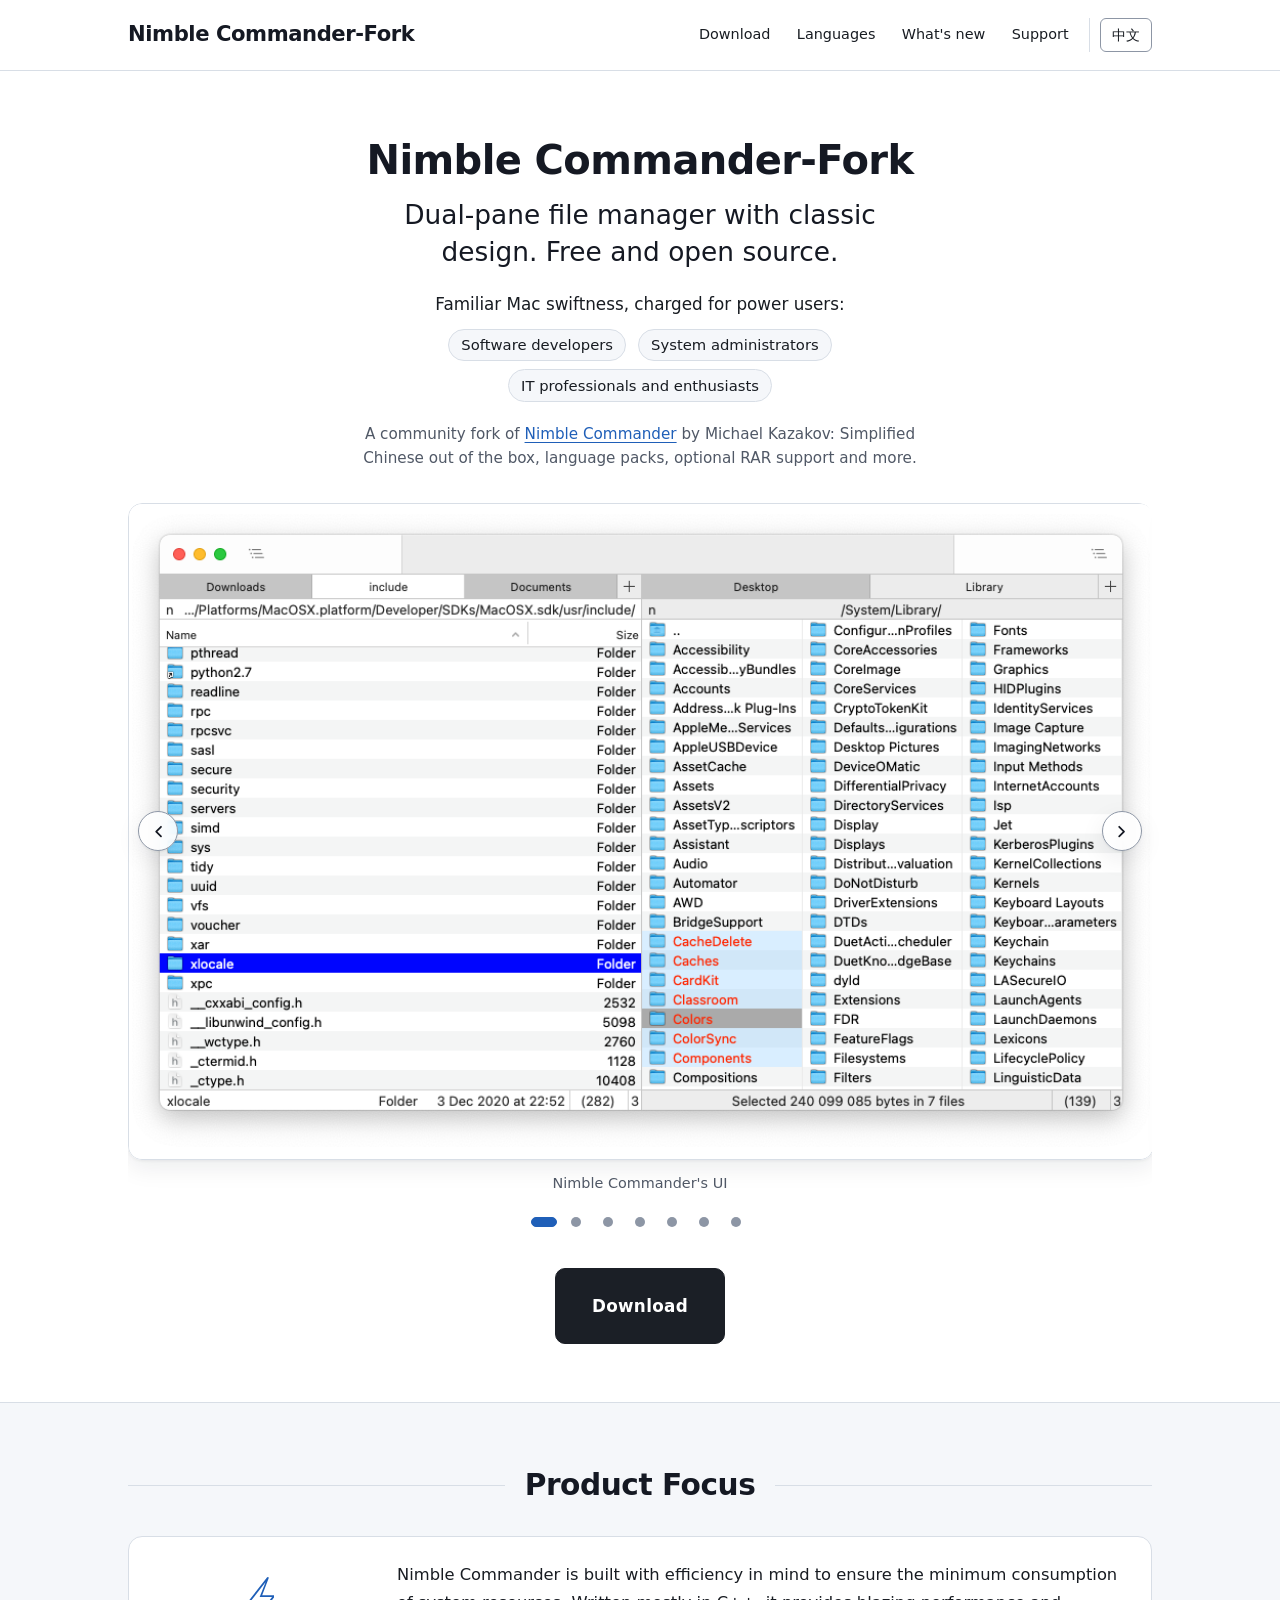
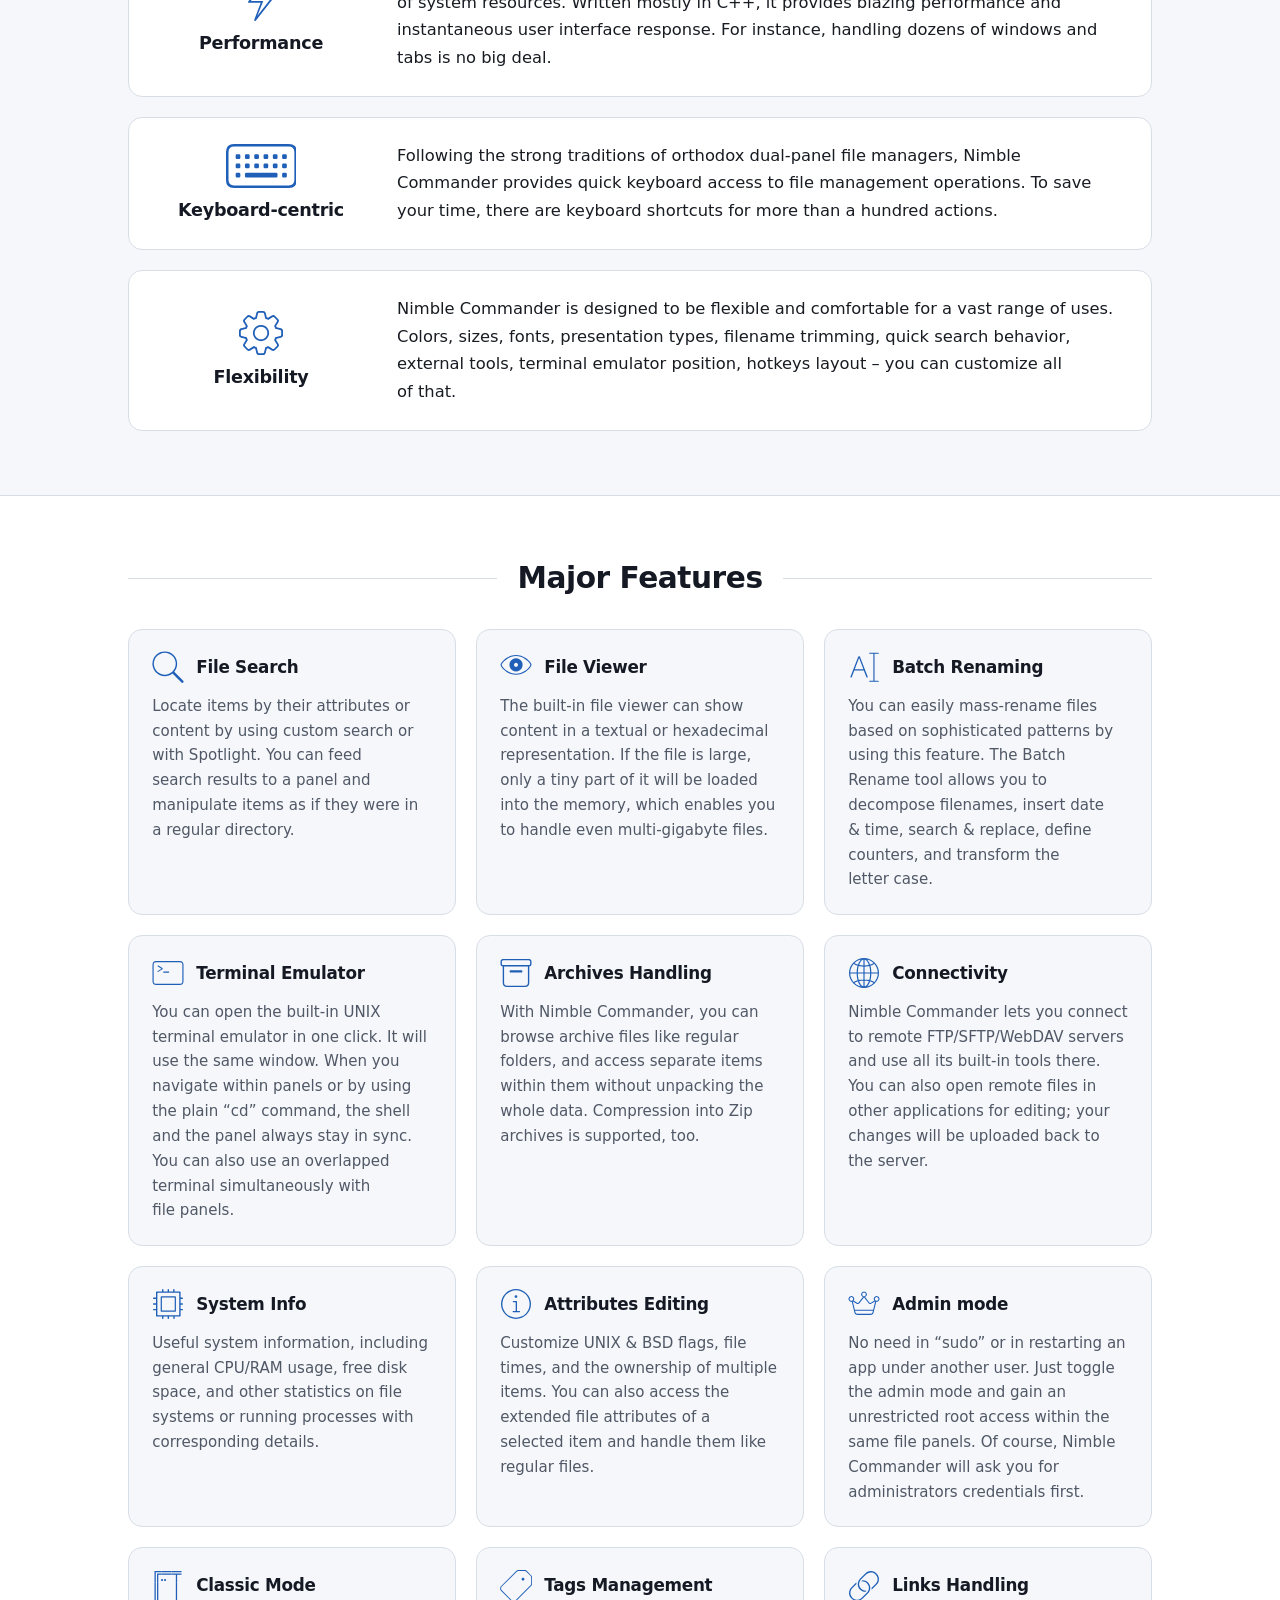
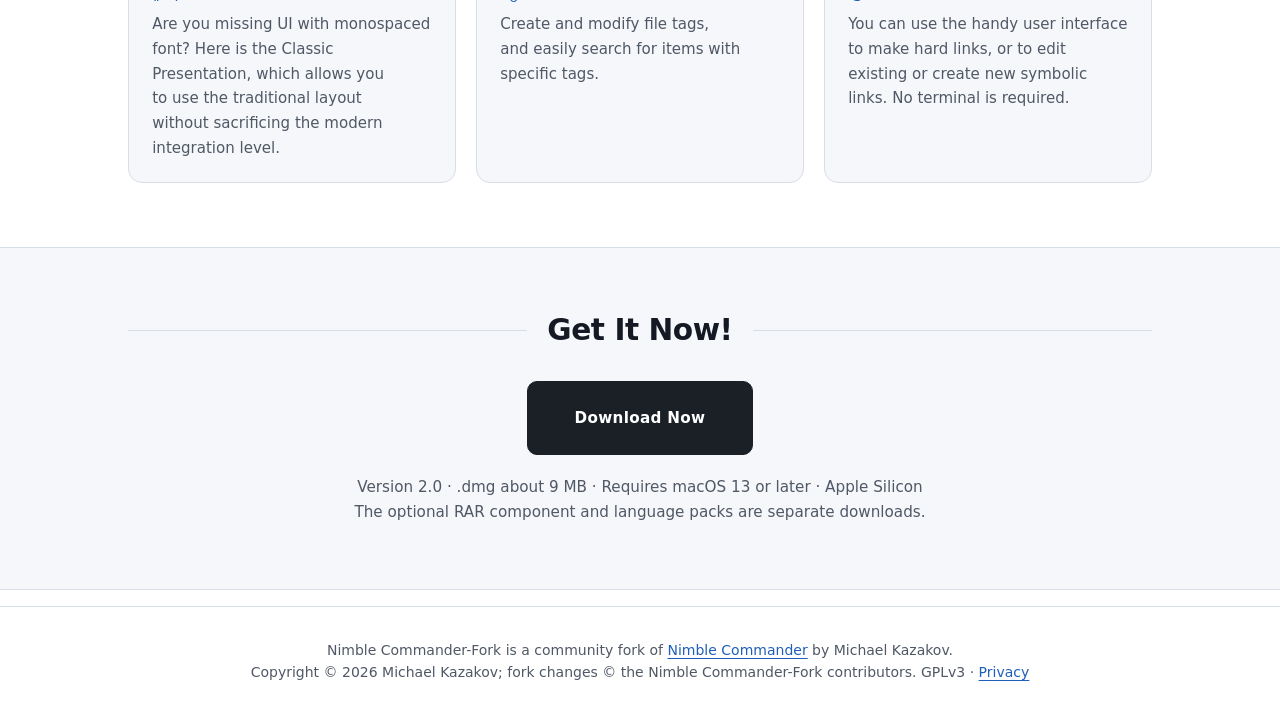
<file: index.html>
<!DOCTYPE html>
<html lang="en">

<head>
    <meta charset="utf-8">
    <meta name="viewport" content="width=device-width, initial-scale=1.0">
    <meta name="color-scheme" content="light dark">
    <meta name="description" content="Nimble Commander-Fork: a community fork of the classic dual-pane Mac file manager, with Simplified Chinese out of the box, language packs, optional RAR support and more." data-zh="Nimble Commander-Fork：经典双窗格 Mac 文件管理器的社区分支，开箱即用简体中文、语言包、可选 RAR 支持等。">
    <meta name="author" content="Nimble Commander-Fork contributors">
    <title data-zh="Mac 上的进阶文件管理器 - Nimble Commander-Fork">Advanced file manager for Mac - Nimble Commander-Fork</title>
    <link rel="stylesheet" href="css/style.css?v=20261127">
    <link rel="icon" href="favicon.ico" type="image/x-icon">
    <script src="js/i18n.js?v=20261127"></script>
</head>

<body>
    <a href="#showcase_title" class="skip-link visually-hidden" data-zh="跳至正文">Skip to content</a>

    <header class="site-header">
        <div class="container header-inner">
            <a class="site-brand" href="." aria-current="page">Nimble Commander-Fork</a>
            <nav class="site-nav" aria-label="Primary" data-zh-aria-label="主导航">
                <button class="menu-button" type="button" popovertarget="site-menu" popovertargetaction="toggle" aria-controls="site-menu">
                    <svg aria-hidden="true" viewBox="0 0 24 24" fill="none" stroke="currentColor" stroke-width="2" stroke-linecap="round">
                        <path d="M4 6h16M4 12h16M4 18h16" />
                    </svg>
                    <span data-zh="菜单">Menu</span>
                </button>
                <ul id="site-menu" class="site-menu" popover="auto">
                    <li><a href="download/" data-zh="下载">Download</a></li>
                    <li><a href="languages/" data-zh="语言">Languages</a></li>
                    <li><a href="whats-new/" data-zh="更新内容">What's new</a></li>
                    <li><a href="support/" data-zh="支持">Support</a></li>
                    <li><button type="button" id="nc_lang_toggle" class="lang_toggle" lang="zh-Hans" aria-label="切换到简体中文">中文</button></li>
                </ul>
            </nav>
        </div>
    </header>

    <main>
        <section id="showcase">
            <div class="container">
                <h1 id="showcase_title" tabindex="-1">Nimble Commander-Fork</h1>
                <p class="showcase_slogan" data-zh-html='双窗格文件管理器，经典设计，免费且开源'>Dual-pane file manager with classic design. Free and open source.</p>
                <div class="showcase_audience">
                    <span data-zh="熟悉的 Mac 流畅体验，专为进阶用户打造：">Familiar Mac swiftness, charged for power users:</span>
                    <ul class="audience_list" role="list">
                        <li data-zh="软件开发者">Software developers</li>
                        <li data-zh="系统管理员">System administrators</li>
                        <li data-zh="IT 专业人士与爱好者">IT professionals and enthusiasts</li>
                    </ul>
                </div>
                <p class="fork_note" data-zh-html='&lt;a href="https://magnumbytes.com/"&gt;Nimble Commander&lt;/a&gt; 的社区分支（原作者 Michael Kazakov）：开箱即用的简体中文、语言包、可选 RAR 支持等。'>A community fork of <a href="https://magnumbytes.com/">Nimble Commander</a> by Michael Kazakov:
                    Simplified Chinese out of the box, language packs, optional RAR support and more.</p>

                <section class="carousel" aria-roledescription="carousel" aria-label="Application screenshots" data-zh-aria-label="应用截图">
                    <div class="carousel-controls">
                        <button type="button" data-direction="previous" aria-label="Previous screenshot" data-zh-aria-label="上一张截图">
                            <svg aria-hidden="true" viewBox="0 0 24 24" fill="none" stroke="currentColor" stroke-width="2.2" stroke-linecap="round" stroke-linejoin="round">
                                <path d="M15 18l-6-6 6-6" />
                            </svg>
                        </button>
                        <button type="button" data-direction="next" aria-label="Next screenshot" data-zh-aria-label="下一张截图">
                            <svg aria-hidden="true" viewBox="0 0 24 24" fill="none" stroke="currentColor" stroke-width="2.2" stroke-linecap="round" stroke-linejoin="round">
                                <path d="M9 18l6-6-6-6" />
                            </svg>
                        </button>
                    </div>

                    <div class="carousel-track" tabindex="0" role="group" aria-label="Screenshots" data-zh-aria-label="截图列表">
                        <figure class="carousel-slide" role="group" aria-roledescription="slide" aria-label="1 of 7" data-zh-aria-label="第 1 张，共 7 张" data-marker-name="Go to screenshot 1: Nimble Commander's UI" data-zh-marker-name="查看第 1 张截图：Nimble Commander 的界面">
                            <img src="img/Screenshot-1.png" srcset="img/Screenshot-1@2x.png 2x" width="1000" height="640" fetchpriority="high" alt="Nimble Commander's UI" data-zh-alt="Nimble Commander 的界面">
                            <figcaption data-zh="Nimble Commander 的界面">Nimble Commander's UI</figcaption>
                        </figure>
                        <figure class="carousel-slide" role="group" aria-roledescription="slide" aria-label="2 of 7" data-zh-aria-label="第 2 张，共 7 张" data-marker-name="Go to screenshot 2: Item selection and filtering" data-zh-marker-name="查看第 2 张截图：项目选择与过滤">
                            <img src="img/Screenshot-2.png" srcset="img/Screenshot-2@2x.png 2x" width="1000" height="640" loading="lazy" fetchpriority="low" decoding="async" alt="Item selection and filtering" data-zh-alt="项目选择与过滤">
                            <figcaption data-zh="项目选择与过滤">Item selection and filtering</figcaption>
                        </figure>
                        <figure class="carousel-slide" role="group" aria-roledescription="slide" aria-label="3 of 7" data-zh-aria-label="第 3 张，共 7 张" data-marker-name="Go to screenshot 3: Custom file search" data-zh-marker-name="查看第 3 张截图：自定义文件搜索">
                            <img src="img/Screenshot-3.png" srcset="img/Screenshot-3@2x.png 2x" width="1000" height="640" loading="lazy" fetchpriority="low" decoding="async" alt="Custom file search" data-zh-alt="自定义文件搜索">
                            <figcaption data-zh="自定义文件搜索">Custom file search</figcaption>
                        </figure>
                        <figure class="carousel-slide" role="group" aria-roledescription="slide" aria-label="4 of 7" data-zh-aria-label="第 4 张，共 7 张" data-marker-name="Go to screenshot 4: Using regular tools to edit remote files" data-zh-marker-name="查看第 4 张截图：使用常规工具编辑远程文件">
                            <img src="img/Screenshot-4.png" srcset="img/Screenshot-4@2x.png 2x" width="1000" height="640" loading="lazy" fetchpriority="low" decoding="async" alt="Using regular tools to edit remote files" data-zh-alt="使用常规工具编辑远程文件">
                            <figcaption data-zh="使用常规工具编辑远程文件">Using regular tools to edit remote files</figcaption>
                        </figure>
                        <figure class="carousel-slide" role="group" aria-roledescription="slide" aria-label="5 of 7" data-zh-aria-label="第 5 张，共 7 张" data-marker-name="Go to screenshot 5: Overlapped terminal and temporary panel" data-zh-marker-name="查看第 5 张截图：重叠式终端与临时面板">
                            <img src="img/Screenshot-5.png" srcset="img/Screenshot-5@2x.png 2x" width="1000" height="640" loading="lazy" fetchpriority="low" decoding="async" alt="Overlapped terminal and temporary panel" data-zh-alt="重叠式终端与临时面板">
                            <figcaption data-zh="重叠式终端与临时面板">Overlapped terminal and temporary panel</figcaption>
                        </figure>
                        <figure class="carousel-slide" role="group" aria-roledescription="slide" aria-label="6 of 7" data-zh-aria-label="第 6 张，共 7 张" data-marker-name="Go to screenshot 6: Classic monospaced presentation mode" data-zh-marker-name="查看第 6 张截图：经典等宽展示模式">
                            <img src="img/Screenshot-6.png" srcset="img/Screenshot-6@2x.png 2x" width="1000" height="640" loading="lazy" fetchpriority="low" decoding="async" alt="Classic monospaced presentation mode" data-zh-alt="经典等宽展示模式">
                            <figcaption data-zh="经典等宽展示模式">Classic monospaced presentation mode</figcaption>
                        </figure>
                        <figure class="carousel-slide" role="group" aria-roledescription="slide" aria-label="7 of 7" data-zh-aria-label="第 7 张，共 7 张" data-marker-name="Go to screenshot 7: Built-in terminal emulator" data-zh-marker-name="查看第 7 张截图：内置终端模拟器">
                            <img src="img/Screenshot-7.png" srcset="img/Screenshot-7@2x.png 2x" width="1000" height="640" loading="lazy" fetchpriority="low" decoding="async" alt="Built-in terminal emulator" data-zh-alt="内置终端模拟器">
                            <figcaption data-zh="内置终端模拟器">Built-in terminal emulator</figcaption>
                        </figure>
                    </div>

                    <p class="visually-hidden" role="status" aria-live="polite"></p>
                    <nav class="carousel-markers" aria-label="Choose a screenshot" data-zh-aria-label="选择截图"></nav>
                </section>

                <a href="https://github.com/cfanmaoli/nimble-commander/releases/latest" class="download_primary hrefbutton_common" data-zh="下载">Download</a>
            </div>
        </section>

        <section id="product_focus" class="section_band section_band--tinted">
            <div class="container">
                <h2 class="section_header" data-zh="产品特色">Product Focus</h2>
                <div class="focus_list">
                    <div class="focus">
                        <div class="focus_icon">
                            <svg class="focus_icons" aria-hidden="true" viewBox="0 0 12.141 19.844" xmlns="http://www.w3.org/2000/svg">
                                <path d="m3.5817 19.609 8.3822-10.693q0.17693-0.21423 0.17693-0.39916 0-0.12476-0.08775-0.22209-0.08773-0.097325-0.26412-0.097325h-5.3913l2.8847-7.5706q0.10849-0.29173-0.0040878-0.46285-0.11255-0.17115-0.32867-0.16417-0.21614 0.0069517-0.39924 0.23403l-8.3737 10.693q-0.17693 0.21423-0.17693 0.39914 0 0.12479 0.087754 0.22211 0.087729 0.09732 0.26412 0.09732h5.3827l-2.8762 7.5703q-0.10849 0.29173 0.00409 0.46285 0.11255 0.17114 0.32433 0.16417 0.21181-7e-3 0.39488-0.23405zm0.38247-1.4678 2.9192-7.2678h-5.6123l7.0462-9.0904-0.14396-0.081144-2.9158 7.2678h5.6003l-7.0374 9.0904z" />
                            </svg>
                            <h3 data-zh="性能">Performance</h3>
                        </div>
                        <p data-zh="Nimble Commander 以高效为设计目标，力求将系统资源占用降到最低。它主要由 C++ 编写，性能极快，界面响应即时。例如，同时处理数十个窗口和标签页毫无压力。">Nimble Commander is built with efficiency in mind to ensure the minimum consumption of system resources. Written mostly in C++, it provides blazing performance and instantaneous user interface response. For instance, handling dozens of windows and tabs is no big deal.</p>
                    </div>
                    <div class="focus">
                        <div class="focus_icon">
                            <svg class="focus_icons" aria-hidden="true" viewBox="0 0 19.844 12.32" xmlns="http://www.w3.org/2000/svg">
                                <path d="m2.2319 12.32h15.38q1.1033 0 1.6676-0.56879 0.56429-0.56879 0.56429-1.6544v-7.8764q0-1.0856-0.56429-1.653-0.56433-0.56736-1.6676-0.56736h-15.38q-1.1063 0-1.6691 0.55993-0.56285 0.55996-0.56285 1.6604v7.8764q0 1.1005 0.56285 1.6618 0.56283 0.56136 1.6691 0.56136zm0.020624-0.69897q-0.76594 0-1.1598-0.39244-0.39384-0.39244-0.39384-1.167v-7.8032q0-0.77455 0.39384-1.167 0.39386-0.39244 1.1598-0.39244h15.339q0.74359 0 1.1486 0.39244 0.40496 0.39244 0.40496 1.167v7.8032q0 0.77455-0.40496 1.167-0.40503 0.39244-1.1486 0.39244zm0.79441-7.436h0.63326q0.33908 0 0.33908-0.34206v-0.63324q0-0.34206-0.33908-0.34206h-0.63326q-0.34205 0-0.34205 0.34206v0.63324q0 0.34206 0.34205 0.34206zm2.6025 0h0.63324q0.33911 0 0.33911-0.34206v-0.63324q0-0.34206-0.33911-0.34206h-0.63324q-0.34206 0-0.34206 0.34206v0.63324q0 0.34206 0.34206 0.34206zm2.6025 0h0.63325q0.3391 0 0.3391-0.34206v-0.63324q0-0.34206-0.3391-0.34206h-0.63325q-0.34206 0-0.34206 0.34206v0.63324q0 0.34206 0.34206 0.34206zm2.6025 0h0.63325q0.3391 0 0.3391-0.34206v-0.63324q0-0.34206-0.3391-0.34206h-0.63325q-0.34206 0-0.34206 0.34206v0.63324q0 0.34206 0.34206 0.34206zm2.6025 0h0.63326q0.33911 0 0.33911-0.34206v-0.63324q0-0.34206-0.33911-0.34206h-0.63326q-0.34205 0-0.34205 0.34206v0.63324q0 0.34206 0.34205 0.34206zm2.6025 0h0.63326q0.33911 0 0.33911-0.34206v-0.63324q0-0.34206-0.33911-0.34206h-0.63326q-0.34204 0-0.34204 0.34206v0.63324q0 0.34206 0.34204 0.34206zm-13.012 2.6025h0.63326q0.33908 0 0.33908-0.34204v-0.63326q0-0.34204-0.33908-0.34204h-0.63326q-0.34205 0-0.34205 0.34204v0.63326q0 0.34204 0.34205 0.34204zm2.6025 0h0.63324q0.33911 0 0.33911-0.34204v-0.63326q0-0.34204-0.33911-0.34204h-0.63324q-0.34206 0-0.34206 0.34204v0.63326q0 0.34204 0.34206 0.34204zm2.6025 0h0.63325q0.3391 0 0.3391-0.34204v-0.63326q0-0.34204-0.3391-0.34204h-0.63325q-0.34206 0-0.34206 0.34204v0.63326q0 0.34204 0.34206 0.34204zm2.6025 0h0.63325q0.3391 0 0.3391-0.34204v-0.63326q0-0.34204-0.3391-0.34204h-0.63325q-0.34206 0-0.34206 0.34204v0.63326q0 0.34204 0.34206 0.34204zm2.6025 0h0.63326q0.33911 0 0.33911-0.34204v-0.63326q0-0.34204-0.33911-0.34204h-0.63326q-0.34205 0-0.34205 0.34204v0.63326q0 0.34204 0.34205 0.34204zm2.6025 0h0.63326q0.33911 0 0.33911-0.34204v-0.63326q0-0.34204-0.33911-0.34204h-0.63326q-0.34204 0-0.34204 0.34204v0.63326q0 0.34204 0.34204 0.34204zm-13.012 2.6025h0.63326q0.33908 0 0.33908-0.34204v-0.63326q0-0.34204-0.33908-0.34204h-0.63326q-0.34205 0-0.34205 0.34204v0.63326q0 0.34204 0.34205 0.34204zm2.6285 0h8.3858q0.36804 0 0.36804-0.36814v-0.57833q0-0.37087-0.36804-0.37087h-8.3858q-0.36804 0-0.36804 0.37087v0.57833q0 0.36814 0.36804 0.36814zm10.384 0h0.63326q0.33911 0 0.33911-0.34204v-0.63326q0-0.34204-0.33911-0.34204h-0.63326q-0.34204 0-0.34204 0.34204v0.63326q0 0.34204 0.34204 0.34204z" />
                            </svg>
                            <h3 data-zh="键盘优先">Keyboard-centric</h3>
                        </div>
                        <p data-zh="秉承经典双面板文件管理器的优良传统，Nimble Commander 为文件管理操作提供快捷的键盘访问。为节省你的时间，超过一百个操作都配有键盘快捷键。">Following the strong traditions of orthodox dual-panel file managers, Nimble Commander provides quick keyboard access to file management operations. To save your time, there are keyboard shortcuts for more than a hundred actions.</p>
                    </div>
                    <div class="focus">
                        <div class="focus_icon">
                            <svg class="focus_icons" aria-hidden="true" viewBox="0 0 19.844 19.833" xmlns="http://www.w3.org/2000/svg">
                                <path d="m8.9543 19.833h1.9316q0.45476 0 0.76382-0.25089 0.30906-0.25089 0.41722-0.71289l0.43863-1.9014 0.60736-0.22287 1.6479 1.0381q0.40102 0.26171 0.79547 0.21476 0.39444-0.04695 0.7186-0.37462l1.3535-1.3502q0.33655-0.3188 0.37739-0.71592 0.04084-0.39712-0.21199-0.80353l-1.0416-1.6425 0.22288-0.60588 1.9014-0.43863q0.46202-0.11152 0.71464-0.42058 0.25265-0.30906 0.25265-0.76046v-1.9179q0-0.46011-0.2509-0.7665-0.2509-0.30636-0.7164-0.41452l-1.8945-0.44549-0.22636-0.60924 1.0416-1.6426q0.25283-0.40638 0.21199-0.80345-0.04084-0.39704-0.37724-0.71933l-1.3537-1.3502q-0.32419-0.32767-0.71687-0.37288-0.39269-0.045193-0.79371 0.21302l-1.6513 1.0347-0.61072-0.22636-0.43863-1.9014q-0.10816-0.46199-0.41722-0.71289-0.30906-0.25088-0.76382-0.25088h-1.9316q-0.45476 0-0.76214 0.25088-0.30739 0.2509-0.4154 0.71289l-0.43863 1.9014-0.62293 0.22636-1.6515-1.0347q-0.40103-0.25821-0.79196-0.21302-0.39094 0.045218-0.7186 0.37288l-1.3502 1.3502q-0.33638 0.32228-0.37721 0.71933-0.040861 0.39707 0.21199 0.80345l1.0382 1.6426-0.22651 0.60924-1.8856 0.44549q-0.462 0.10816-0.71289 0.41452-0.25089 0.30638-0.25089 0.7665v1.9179q0 0.4514 0.25257 0.76046 0.25257 0.30906 0.71122 0.42058l1.8925 0.43863 0.22301 0.60588-1.0382 1.6425q-0.26507 0.40641-0.21813 0.80353 0.04697 0.39712 0.3835 0.71592l1.3502 1.3502q0.3188 0.32767 0.71585 0.37462 0.39704 0.04696 0.79807-0.21476l1.6513-1.0381 0.61625 0.22287 0.43863 1.9014q0.10801 0.462 0.4154 0.71289 0.30739 0.25089 0.76214 0.25089zm0.10075-0.81022q-0.43528 0-0.52126-0.41418l-0.52864-2.2906q-0.34136-0.10464-0.67784-0.23181-0.33645-0.12716-0.61898-0.26795l-1.9831 1.2464q-0.35103 0.24396-0.67924-0.080746l-1.2059-1.2092q-0.30711-0.30027-0.068377-0.67053l1.2396-1.9883q-0.11838-0.27043-0.2533-0.60691-0.13495-0.33645-0.23961-0.67769l-2.2939-0.52529q-0.41417-0.091337-0.41417-0.52126v-1.7232q0-0.43528 0.41417-0.52476l2.2904-0.52178q0.10466-0.35158 0.24311-0.69149 0.13843-0.33988 0.24644-0.59997l-1.2362-1.9849q-0.23861-0.3701 0.064997-0.67721l1.2094-1.2025q0.32471-0.32121 0.6826-0.080746l1.9762 1.2363q0.28267-0.13395 0.62591-0.26452 0.34324-0.1306 0.68112-0.23525l0.52529-2.2904q0.085979-0.41432 0.52126-0.41432h1.7336q0.43513 0 0.52126 0.41432l0.52514 2.2973q0.36247 0.10466 0.68838 0.2335 0.32594 0.12882 0.60323 0.26292l1.9829-1.2398q0.35789-0.24046 0.6826 0.080746l1.2094 1.2025q0.3036 0.30711 0.06502 0.67721l-1.2396 1.9849q0.12559 0.26009 0.26129 0.59562 0.13568 0.33553 0.23698 0.69584l2.285 0.52178q0.4197 0.089484 0.4197 0.52476v1.7232q0 0.42992-0.4197 0.52126l-2.2886 0.52529q-0.10115 0.3501-0.23172 0.68215-0.1306 0.33202-0.2699 0.60245l1.2431 1.9883q0.2351 0.37026-0.06853 0.67053l-1.2059 1.2092q-0.32822 0.32471-0.67924 0.08075l-1.9864-1.2464q-0.27378 0.14079-0.59972 0.26795-0.32591 0.12717-0.68838 0.23181l-0.52514 2.2906q-0.08613 0.41418-0.52126 0.41418zm0.87391-5.4423q1.0025 0 1.8338-0.4995 0.83132-0.49947 1.3308-1.3352 0.4995-0.83575 0.4995-1.8382 0-1.0025-0.4995-1.826-0.49947-0.82353-1.3308-1.323-0.83132-0.49947-1.8338-0.49947-1.0025 0-1.8365 0.49947-0.834 0.4995-1.3352 1.323-0.50125 0.82353-0.50125 1.826 0 1.0113 0.50125 1.8427 0.50125 0.83132 1.3308 1.3308 0.82957 0.4995 1.8409 0.4995zm0-0.80688q-0.78442 0-1.4314-0.39221-0.64692-0.39221-1.0374-1.0408-0.39046-0.6486-0.39046-1.433 0-0.77223 0.39046-1.4165 0.39048-0.64424 1.0418-1.0347 0.65138-0.39048 1.4269-0.39048 0.77208 0 1.4191 0.39048 0.64699 0.39046 1.0375 1.0347 0.39048 0.64424 0.39048 1.4165 0 0.78445-0.39048 1.433-0.39046 0.64862-1.0375 1.0408-0.64702 0.39221-1.4191 0.39221z" />
                            </svg>
                            <h3 data-zh="灵活性">Flexibility</h3>
                        </div>
                        <p data-zh="Nimble Commander 的设计力求灵活舒适，可适应极其广泛的用途。颜色、尺寸、字体、展示方式、文件名截断、快速搜索行为、外部工具、终端模拟器位置、快捷键布局——这些都可以自定义。">Nimble Commander is designed to be flexible and comfortable for a vast range of uses. Colors, sizes, fonts, presentation types, filename trimming, quick search behavior, external tools, terminal emulator position, hotkeys layout – you can customize all of that.</p>
                    </div>
                </div>
            </div>
        </section>

        <section id="features" class="section_band">
            <div class="container">
                <h2 class="section_header" data-zh="主要功能">Major Features</h2>
                <div class="features_grid">
                    <article class="feature">
                        <div class="feature_header">
                            <svg class="features_icons" aria-hidden="true" viewBox="0 0 16.933 16.933" xmlns="http://www.w3.org/2000/svg">
                                <path d="m0.21349 6.765q0 1.3567 0.51296 2.5418 0.51295 1.1849 1.4153 2.0914 0.9024 0.90642 2.0858 1.4138 1.1835 0.5074 2.5434 0.5074 1.1519 0 2.188-0.3766 1.0361-0.3766 1.874-1.0473l4.7717 4.783q0.08956 0.09444 0.20843 0.14408 0.11886 0.04965 0.25292 0.04965 0.30427 0 0.479-0.19783 0.17475-0.19783 0.17475-0.47018 0-0.12904-0.04721-0.24237-0.04722-0.11333-0.13557-0.21263l-4.7655-4.7686q0.72615-0.852 1.136-1.9341 0.40987-1.0821 0.40987-2.2814 0-1.352-0.50899-2.5354-0.50897-1.1834-1.4098-2.0898-0.90088-0.90642-2.0898-1.4154-1.1889-0.50899-2.5378-0.50899-1.3599 0-2.5434 0.50899-1.1835 0.50899-2.0858 1.4154-0.90238 0.90642-1.4153 2.0898-0.51296 1.1834-0.51296 2.5354zm0.77353 0q0-1.1888 0.4502-2.235 0.45018-1.0461 1.2474-1.8419 0.7973-0.79571 1.8434-1.2475 1.0461-0.45176 2.2429-0.45176 1.1888 0 2.2332 0.45176 1.0445 0.45179 1.8419 1.2475 0.7973 0.79571 1.2491 1.8419 0.45179 1.0461 0.45179 2.235 0 1.1966-0.45179 2.2412-0.45179 1.0446-1.2491 1.8419-0.7973 0.79728-1.8419 1.249-1.0446 0.45179-2.2332 0.45179-1.1967 0-2.2429-0.45179-1.0461-0.45176-1.8434-1.249-0.7973-0.79723-1.2474-1.8419-0.4502-1.0446-0.4502-2.2412z" />
                            </svg>
                            <h3 data-zh="文件搜索">File Search</h3>
                        </div>
                        <p data-zh="通过自定义搜索或 Spotlight，按属性或内容定位项目。你可以把搜索结果送入面板，像操作普通目录中的项目一样操作它们。">Locate items by their attributes or content by using custom search or with Spotlight. You can feed search results to a panel and manipulate items as if they were in a regular directory.</p>
                    </article>

                    <article class="feature">
                        <div class="feature_header">
                            <svg class="features_icons" aria-hidden="true" viewBox="0 0 16.933 16.933" xmlns="http://www.w3.org/2000/svg">
                                <path d="m8.481 12.55q1.429 0 2.6808-0.41315 1.2518-0.41315 2.2657-1.0656 1.0139-0.65245 1.741-1.3745 0.72713-0.72209 1.1194-1.358 0.39239-0.63591 0.39239-1.0055 0-0.37172-0.39516-1.0066t-1.1251-1.3569q-0.73002-0.72209-1.7468-1.3745-1.0168-0.65244-2.2629-1.0656-1.2461-0.41315-2.6693-0.41315-1.4223 0-2.6662 0.41315-1.2439 0.41315-2.2617 1.0656-1.0178 0.65245-1.7501 1.3745-0.73225 0.72207-1.1296 1.3569-0.39733 0.63483-0.39733 1.0066 0 0.36955 0.39444 1.0055 0.39446 0.63592 1.1239 1.358 0.72942 0.72207 1.7444 1.3745 1.015 0.65245 2.2646 1.0656 1.2496 0.41315 2.6776 0.41315zm0-0.57399q-1.3127 0-2.4635-0.38176-1.1507-0.38175-2.0914-0.97686-0.94065-0.59509-1.6175-1.2447-0.67685-0.64956-1.0424-1.2032-0.36557-0.55367-0.36557-0.83626 0-0.26925 0.36557-0.81846 0.36559-0.54922 1.0424-1.2038 0.67687-0.65462 1.6175-1.2542 0.94067-0.59959 2.0914-0.98864 1.1507-0.38904 2.4635-0.38904 1.3071 0 2.4577 0.38904 1.1507 0.38904 2.0914 0.98864 0.9407 0.59959 1.6176 1.2542 0.67692 0.65462 1.0414 1.2038 0.36443 0.54922 0.36443 0.81846 0 0.28259-0.36443 0.83626-0.36443 0.55367-1.0414 1.2032-0.67687 0.64956-1.6176 1.2447-0.94072 0.59511-2.0914 0.97686-1.1507 0.38176-2.4577 0.38176zm0-1.1699q0.95338 0 1.746-0.47339 0.7926-0.47338 1.2666-1.2642 0.47399-0.79082 0.47399-1.7353 0-0.96481-0.47399-1.7545t-1.2666-1.254q-0.79262-0.4643-1.746-0.4643-0.9705 0-1.7642 0.4643-0.79369 0.46432-1.262 1.254-0.46829 0.78973-0.46261 1.7545 0.00793 0.94451 0.4762 1.7353 0.46829 0.79082 1.2552 1.2642 0.78688 0.47339 1.7574 0.47339zm0.00575-2.4103q-0.44639 0-0.76531-0.31208-0.31892-0.31206-0.31892-0.75052 0-0.44639 0.31892-0.75562 0.31892-0.30923 0.76531-0.30923 0.44064 0 0.7527 0.30923 0.31208 0.30923 0.31208 0.75562 0 0.43846-0.31208 0.75052-0.31206 0.31208-0.75269 0.31208z" />
                            </svg>
                            <h3 data-zh="文件查看器">File Viewer</h3>
                        </div>
                        <p data-zh="内置文件查看器可以用文本或十六进制形式显示内容。如果文件很大，只会将其中一小部分载入内存，因此即使处理数 GB 的文件也不在话下。">The built-in file viewer can show content in a textual or hexadecimal representation. If the file is large, only a tiny part of it will be loaded into the memory, which enables you to handle even multi-gigabyte files.</p>
                    </article>

                    <article class="feature">
                        <div class="feature_header">
                            <svg class="features_icons" aria-hidden="true" viewBox="0 0 16.933 16.933" xmlns="http://www.w3.org/2000/svg">
                                <path d="m1.6424 14.072q0.14577 0 0.23256-0.06952 0.086776-0.06954 0.14376-0.23048l1.3316-3.4734h5.0217l1.3246 3.4734q0.05696 0.16095 0.1437 0.23049 0.08673 0.06952 0.23248 0.06952 0.15978 0 0.25422-0.08679 0.09446-0.08679 0.09446-0.24387 0-0.09741-0.04866-0.22386l-4.0337-10.428q-0.06516-0.16485-0.17888-0.25655-0.1137-0.091702-0.29547-0.091702-0.35117 0-0.47598 0.34556l-4.0408 10.433q-0.048651 0.11554-0.048651 0.22386 0 0.15707 0.091698 0.24252 0.091703 0.08544 0.25146 0.08544zm1.9234-4.4002 2.2819-5.9744h0.034965l2.2749 5.9744zm7.9024 6.6318h4.5262q0.30478 0 0.30478-0.27457 0-0.26031-0.30478-0.26031h-1.963v-14.374h1.963q0.30478 0 0.30478-0.26582 0-0.26463-0.30478-0.26463h-4.5262q-0.29764 0-0.29764 0.26463 0 0.26582 0.29764 0.26582h1.9603v14.374h-1.9603q-0.29764 0-0.29764 0.26031 0 0.27457 0.29764 0.27457z" />
                            </svg>
                            <h3 data-zh="批量重命名">Batch Renaming</h3>
                        </div>
                        <p data-zh="借助此功能，你可以基于复杂的模式轻松批量重命名文件。批量重命名工具支持拆解文件名、插入日期和时间、搜索并替换、定义计数器以及转换字母大小写。">You can easily mass-rename files based on sophisticated patterns by using this feature. The Batch Rename tool allows you to decompose filenames, insert date &amp; time, search &amp; replace, define counters, and transform the letter case.</p>
                    </article>

                    <article class="feature">
                        <div class="feature_header">
                            <svg class="features_icons" aria-hidden="true" viewBox="0 0 16.933 16.933" xmlns="http://www.w3.org/2000/svg">
                                <path d="m3.0857 7.3605q-0.13041 0.080156-0.1502 0.19254-0.019786 0.11238 0.039628 0.2105 0.059414 0.098115 0.17052 0.13109 0.11112 0.032972 0.24005-0.052181l2.1051-1.3339q0.12783-0.077564 0.16622-0.20746 0.038411-0.12988-0.0044994-0.26173-0.042892-0.13183-0.16172-0.20289l-2.1051-1.3313q-0.12893-0.087765-0.24326-0.053543-0.11433 0.034222-0.17374 0.12784-0.059414 0.093602-0.036419 0.21053 0.023013 0.11693 0.15342 0.19448l1.9424 1.1893zm2.7985 0.64365q0 0.11757 0.077283 0.19373 0.077264 0.076146 0.18956 0.076146h2.6832q0.11883 0 0.19611-0.076146 0.077283-0.076165 0.077283-0.19373 0-0.12029-0.077283-0.19515-0.077283-0.074841-0.19611-0.074841h-2.6832q-0.1123 0-0.18956 0.074841-0.077283 0.074859-0.077283 0.19515zm-3.6736 6.8126h12.512q0.96709 0 1.4565-0.5016 0.48944-0.5016 0.48944-1.4589v-8.7791q0-0.95726-0.48944-1.4589-0.48942-0.5016-1.4565-0.5016h-12.512q-0.96204 0-1.454 0.49505-0.49196 0.49503-0.49196 1.4654v8.7791q0 0.97036 0.49196 1.4654 0.49195 0.49504 1.454 0.49504zm0.018016-0.61893q-0.66779 0-1.0112-0.34604-0.34337-0.34604-0.34337-1.0264v-8.7173q0-0.68297 0.34337-1.0277 0.34339-0.34472 1.0112-0.34472h12.476q0.64828 0 1.0014 0.34472 0.35313 0.34474 0.35313 1.0277v8.7173q0 0.68037-0.35313 1.0264-0.35315 0.34604-1.0014 0.34604z" />
                            </svg>
                            <h3 data-zh="终端模拟器">Terminal Emulator</h3>
                        </div>
                        <p data-zh="一键即可打开内置的 UNIX 终端模拟器，它使用同一个窗口。当你在面板中导航或使用普通的“cd”命令时，shell 与面板始终保持同步。你也可以让重叠式终端与文件面板同时使用。">You can open the built-in UNIX terminal emulator in one click. It will use the same window. When you navigate within panels or by using the plain “cd” command, the shell and the panel always stay in sync. You can also use an overlapped terminal simultaneously with file panels.</p>
                    </article>

                    <article class="feature">
                        <div class="feature_header">
                            <svg class="features_icons" aria-hidden="true" viewBox="0 0 16.933 16.933" xmlns="http://www.w3.org/2000/svg">
                                <path d="m3.7337 15.875h9.4737q1.1193 0 1.7059-0.57778 0.5866-0.57778 0.5866-1.6737v-8.9552h-0.72929v8.9607q0 0.75944-0.41443 1.1566t-1.1661 0.39711h-9.4469q-0.77793 0-1.1807-0.39711-0.40276-0.39711-0.40276-1.1566v-8.9607h-0.72148v8.9552q0 1.1036 0.58424 1.6775 0.58422 0.57393 1.7112 0.57393zm1.8378-7.6259h5.801q0.21812 0 0.33925-0.13087 0.12113-0.13087 0.12113-0.34897v-0.23033q0-0.22554-0.12113-0.35496-0.12113-0.12942-0.33925-0.12942h-5.801q-0.22582 0-0.34695 0.12942-0.12113 0.12942-0.12113 0.35496v0.23033q0 0.2181 0.12113 0.34897 0.12113 0.13087 0.34695 0.13087zm-4.0234-3.2667h13.837q0.61253 0 0.94805-0.36185 0.3355-0.36185 0.3355-0.95808v-1.2842q0-0.59318-0.3355-0.95656-0.33552-0.36338-0.94805-0.36338h-13.837q-0.59265 0-0.9381 0.36338-0.34547 0.36338-0.34547 0.95656v1.2842q0 0.59623 0.33942 0.95808 0.33942 0.36185 0.94414 0.36185zm0.10988-0.68927q-0.32799 0-0.49608-0.18488-0.16807-0.18485-0.16807-0.50826v-1.164q0-0.32339 0.16807-0.50439 0.16809-0.18103 0.49608-0.18103h13.62q0.32799 0 0.49696 0.18103 0.16897 0.181 0.16897 0.50439v1.164q0 0.32341-0.16897 0.50826-0.16897 0.18488-0.49696 0.18488z" />
                            </svg>
                            <h3 data-zh="归档处理">Archives Handling</h3>
                        </div>
                        <p data-zh="使用 Nimble Commander，你可以像浏览普通文件夹一样浏览归档文件，无需解包全部数据即可访问其中的单个项目。也支持压缩为 Zip 归档。">With Nimble Commander, you can browse archive files like regular folders, and access separate items within them without unpacking the whole data. Compression into Zip archives is supported, too.</p>
                    </article>

                    <article class="feature">
                        <div class="feature_header">
                            <svg class="features_icons" aria-hidden="true" viewBox="0 0 16.933 16.933" xmlns="http://www.w3.org/2000/svg">
                                <path d="m8.4652 16.22q0.76682 0 1.465-0.55015 0.69825-0.55015 1.2471-1.5702 0.54879-1.02 0.86729-2.444 0.3185-1.424 0.3185-3.1689 0-1.7477-0.31703-3.1732-0.31703-1.4255-0.86731-2.4469-0.55027-1.0214-1.247-1.5731-0.69676-0.55163-1.4665-0.55163-0.76682 0-1.4651 0.55163-0.69825 0.55161-1.247 1.5731-0.54882 1.0214-0.8659 2.4469-0.31709 1.4255-0.31709 3.1732 0 1.7449 0.31709 3.1689 0.31709 1.424 0.86738 2.444 0.55027 1.02 1.247 1.5702 0.69676 0.55015 1.4636 0.55015zm0-14.942q0.64929 0 1.2361 0.55654t1.0445 1.5471q0.45758 0.99061 0.7198 2.295 0.26221 1.3044 0.26221 2.8105 0 1.4411-0.26221 2.7367-0.26221 1.2956-0.7198 2.2995-0.4576 1.004-1.0445 1.5827t-1.2361 0.57872q-0.64647 0-1.237-0.57872-0.59052-0.57872-1.0444-1.5827-0.45392-1.004-0.71607-2.2995-0.26215-1.2956-0.26215-2.7367 0-1.506 0.26215-2.8105 0.26215-1.3044 0.71607-2.295 0.45392-0.99059 1.0444-1.5471 0.59054-0.55654 1.237-0.55654zm-0.30743-0.41511v15.196h0.61486v-15.196zm0.30743 11.015q-1.1988 0-2.2698 0.18846-1.071 0.18848-1.9241 0.53231-0.85313 0.34385-1.4182 0.79678l0.46324 0.38766q0.8428-0.61499 2.1472-0.94895 1.3044-0.33396 3.0016-0.33396 1.7002 0 3.0045 0.33396 1.3043 0.33396 2.1473 0.94895l0.46312-0.38766q-0.56508-0.45293-1.4233-0.79678-0.85827-0.34383-1.9241-0.53231-1.0659-0.18846-2.2675-0.18846zm7.5304-3.7186h-15.061v0.61498h15.061zm-7.5304-3.0626q1.2016 0 2.2675-0.18846 1.0658-0.18848 1.9241-0.53231 0.85827-0.34385 1.4233-0.79678l-0.46312-0.38767q-0.84293 0.615-2.1473 0.94896t-3.0045 0.33396q-1.6972 0-3.0016-0.33396t-2.1472-0.94896l-0.46324 0.38767q0.56508 0.45293 1.4182 0.79678 0.85313 0.34383 1.9241 0.53231 1.071 0.18846 2.2698 0.18846zm0 11.308q1.6389 0 3.0723-0.6178 1.4334-0.6178 2.5309-1.7169 1.0975-1.0991 1.7166-2.5328 0.61916-1.4336 0.61916-3.07 0-1.6364-0.61916-3.07-0.61916-1.4336-1.718-2.5328-1.0989-1.0991-2.5323-1.7169-1.4334-0.6178-3.0723-0.6178-1.6361 0-3.0732 0.6178-1.4371 0.6178-2.5295 1.7169-1.0924 1.0991-1.7115 2.5328-0.61909 1.4336-0.61909 3.07 0 1.6364 0.61909 3.07 0.61909 1.4336 1.7129 2.5328 1.0938 1.0991 2.5309 1.7169 1.4371 0.6178 3.0732 0.6178zm0-0.62637q-1.505 0-2.827-0.56969-1.322-0.56969-2.3313-1.5792-1.0093-1.0095-1.5789-2.3332-0.56959-1.3237-0.56959-2.829t0.56812-2.829q0.56811-1.3237 1.5775-2.3332 1.0093-1.0095 2.3314-1.5792 1.3221-0.56969 2.827-0.56969 1.5078 0 2.8298 0.56969 1.322 0.56969 2.3328 1.5792 1.0108 1.0095 1.5804 2.3332 0.56958 1.3237 0.56958 2.829t-0.56958 2.829q-0.56958 1.3237-1.5789 2.3332-1.0093 1.0095-2.3314 1.5792-1.3221 0.56969-2.8299 0.56969z" />
                            </svg>
                            <h3 data-zh="连接能力">Connectivity</h3>
                        </div>
                        <p data-zh="Nimble Commander 允许你连接远程 FTP/SFTP/WebDAV 服务器，并在其中使用全部内置工具。你还可以用其他应用程序打开远程文件进行编辑；所做的更改会被上传回服务器。">Nimble Commander lets you connect to remote FTP/SFTP/WebDAV servers and use all its built-in tools there. You can also open remote files in other applications for editing; your changes will be uploaded back to the server.</p>
                    </article>

                    <article class="feature">
                        <div class="feature_header">
                            <svg class="features_icons" aria-hidden="true" viewBox="0 0 16.933 16.933" xmlns="http://www.w3.org/2000/svg">
                                <path d="m5.0548 12.583h7.1477q0.45941 0 0.45941-0.4689v-7.2945q0-0.46888-0.45941-0.46888h-7.1477q-0.45648 0-0.45648 0.46888v7.2945q0 0.4689 0.45648 0.4689zm0.36135-0.65434q-0.17359 0-0.17359-0.1801v-6.5634q0-0.1801 0.17359-0.1801h6.425q0.17652 0 0.17652 0.1801v6.5634q0 0.1801-0.17652 0.1801zm-2.8309 3.1785h12.087q0.2176 0 0.34314-0.12815 0.12554-0.12815 0.12554-0.35004v-12.324q0-0.22188-0.12554-0.35004-0.12554-0.12815-0.34314-0.12815h-12.087q-0.21438 0-0.34146 0.12815-0.12708 0.12815-0.12708 0.35004v12.324q0 0.22189 0.12708 0.35004 0.12708 0.12815 0.34146 0.12815zm0.45187-0.7357q-0.19167 0-0.19167-0.19558v-11.418q0-0.19558 0.19167-0.19558h11.186q0.18874 0 0.18874 0.19558v11.418q0 0.19558-0.18874 0.19558zm3.0127 0.21972h-0.72874v1.4413q0 0.16178 0.10139 0.26681 0.10141 0.10503 0.26291 0.10503 0.15855 0 0.26148-0.10503 0.10296-0.10503 0.10296-0.26681zm2.9394 0h-0.72105v1.4413q0 0.16178 0.10296 0.26681 0.10293 0.10503 0.25368 0.10503 0.1615 0 0.26296-0.10503 0.10146-0.10503 0.10146-0.26681zm3.0277 0h-0.72874v1.4413q0 0.16178 0.10679 0.26681 0.10677 0.10503 0.25751 0.10503 0.15857 0 0.2615-0.10503 0.10293-0.10503 0.10293-0.26681zm2.6104-3.508v0.73558h1.4126q0.1615 0 0.26289-0.10347 0.10141-0.10345 0.10141-0.26027 0-0.16177-0.10141-0.26679-0.10139-0.10505-0.26289-0.10505zm0-3.007v0.74341h1.4126q0.1615 0 0.26289-0.10496 0.10141-0.10498 0.10141-0.26675 0-0.16177-0.10141-0.26675-0.10139-0.10496-0.26289-0.10496zm0-2.9991v0.73558h1.4126q0.1615 0 0.26289-0.10505 0.10141-0.10503 0.10141-0.26679 0-0.15682-0.10141-0.26027-0.10139-0.10347-0.26289-0.10347zm-3.4197-2.7346h0.73181v-1.4413q0-0.1538-0.10294-0.26281-0.10293-0.10901-0.26148-0.10901-0.1615 0-0.26446 0.10901-0.10293 0.10901-0.10293 0.26281zm-2.9394 0h0.72105v-1.4413q0-0.1538-0.10146-0.26281-0.10146-0.10901-0.26296-0.10901-0.15074 0-0.25368 0.10901-0.10296 0.10901-0.10296 0.26281zm-2.9471 0h0.72874v-1.4413q0-0.1538-0.10296-0.26281-0.10293-0.10901-0.26148-0.10901-0.1615 0-0.26291 0.10901-0.10139 0.10901-0.10139 0.26281zm-2.691 3.4732v-0.73857h-1.7366q-0.15841 0-0.26137 0.10498-0.10293 0.10496-0.10293 0.26191 0 0.16177 0.10293 0.26673 0.10296 0.10496 0.26137 0.10496zm0 3.0071v-0.74355h-1.7366q-0.15841 0-0.26137 0.10503-0.10293 0.10503-0.10293 0.26668 0 0.16177 0.10293 0.26679 0.10296 0.10505 0.26137 0.10505zm0 2.9991v-0.73556h-1.7366q-0.15841 0-0.26137 0.10496-0.10293 0.10498-0.10293 0.26675 0 0.15682 0.10293 0.26034 0.10296 0.10352 0.26137 0.10352z" />
                            </svg>
                            <h3 data-zh="系统信息">System Info</h3>
                        </div>
                        <p data-zh="实用的系统信息，包括 CPU/内存总体占用、磁盘可用空间，以及文件系统或运行中进程的其他统计数据与相应详情。">Useful system information, including general CPU/RAM usage, free disk space, and other statistics on file systems or running processes with corresponding details.</p>
                    </article>

                    <article class="feature">
                        <div class="feature_header">
                            <svg class="features_icons" aria-hidden="true" viewBox="0 0 16.933 16.933" xmlns="http://www.w3.org/2000/svg">
                                <path d="m8.4615 16.404q1.6417 0 3.0739-0.61578 1.4322-0.61578 2.53-1.7154 1.0977-1.0996 1.7182-2.5328 0.6205-1.4332 0.6205-3.0736 0-1.6404-0.6205-3.0736-0.62052-1.4332-1.7194-2.5328-1.0989-1.0996-2.5311-1.7154-1.4322-0.61579-3.0739-0.61579-1.6314 0-3.0676 0.61579-1.4362 0.61577-2.5288 1.7154-1.0926 1.0996-1.7131 2.5328-0.62052 1.4332-0.62052 3.0736 0 1.6404 0.62052 3.0736 0.62052 1.4332 1.7143 2.5328 1.0937 1.0996 2.53 1.7154t3.0676 0.61578zm0-0.71891q-1.4925 0-2.8014-0.55891-1.3088-0.55891-2.2998-1.5517-0.991-0.9928-1.5535-2.3036-0.56252-1.3108-0.56252-2.8043 0-1.4935 0.56136-2.8043 0.56136-1.3108 1.5524-2.3036 0.991-0.9928 2.2998-1.5517 1.3088-0.55893 2.8014-0.55893 1.4949 0 2.8077 0.55893 1.3128 0.5589 2.301 1.5517 0.98818 0.99282 1.5519 2.3036 0.56368 1.3108 0.56368 2.8043 0 1.4935-0.55854 2.8043-0.55856 1.3108-1.5496 2.3036-0.991 0.99282-2.301 1.5517-1.31 0.55891-2.8128 0.55891zm-1.4664-2.863h3.3145q0.15011 0 0.24075-0.1003 0.09063-0.10032 0.09063-0.22665 0-0.13198-0.09063-0.22947-0.09064-0.09749-0.24075-0.09749h-1.3096v-4.9428q0-0.15752-0.093455-0.26429-0.093455-0.10676-0.2575-0.10676h-1.5794q-0.15011 0-0.24191 0.097473-0.091793 0.097495-0.091793 0.22947 0 0.13429 0.091793 0.23179 0.091793 0.097495 0.24191 0.097495h1.2351v4.6576h-1.3096q-0.14216 0-0.23793 0.09749-0.09577 0.0975-0.09577 0.22947 0 0.12634 0.09577 0.22665 0.095769 0.1003 0.23793 0.1003zm1.4478-7.5721q0.29991 0 0.50933-0.20394 0.20944-0.20394 0.20944-0.50402 0-0.3001-0.20944-0.512-0.20942-0.21189-0.50933-0.21189-0.29989 0-0.50651 0.21189t-0.20662 0.512q0 0.30008 0.20662 0.50402t0.50651 0.20394z" />
                            </svg>
                            <h3 data-zh="属性编辑">Attributes Editing</h3>
                        </div>
                        <p data-zh="自定义 UNIX 与 BSD 标志、文件时间和多个项目的所有者。你还可以访问所选项目的扩展文件属性，并像处理普通文件一样处理它们。">Customize UNIX &amp; BSD flags, file times, and the ownership of multiple items. You can also access the extended file attributes of a selected item and handle them like regular files.</p>
                    </article>

                    <article class="feature">
                        <div class="feature_header">
                            <svg class="features_icons" aria-hidden="true" viewBox="0 0 16.933 16.933" xmlns="http://www.w3.org/2000/svg">
                                <path d="m1.7885 7.2896q0.42012 0 0.76519-0.20688 0.34506-0.20688 0.55068-0.55194t0.20562-0.76506q0-0.41386-0.20562-0.76205-0.20562-0.3482-0.55068-0.55508-0.34506-0.20688-0.76519-0.20688-0.42251 0-0.76752 0.20567-0.34501 0.20567-0.55068 0.55388-0.20567 0.34819-0.20567 0.76445 0 0.42 0.20687 0.76506 0.20688 0.34506 0.55194 0.55194 0.34506 0.20688 0.76506 0.20688zm0-0.58348q-0.38666 0-0.66472-0.27682-0.27806-0.2768-0.27806-0.66357 0-0.3917 0.27806-0.6661 0.27806-0.2744 0.66472-0.2744 0.38679 0 0.66364 0.27686 0.27686 0.27686 0.27686 0.66364 0 0.38677-0.2756 0.66357-0.2756 0.27682-0.6649 0.27682zm6.6814-1.8087q0.42011 0 0.76512-0.20567t0.55068-0.55194q0.20567-0.34627 0.20567-0.76626 0-0.41386-0.20567-0.76205-0.20567-0.3482-0.55068-0.55381-0.34501-0.20562-0.76512-0.20562-0.41375 0-0.76321 0.20562-0.34944 0.2056-0.55506 0.55381-0.20562 0.34819-0.20562 0.76205 0 0.42 0.20688 0.76626 0.20688 0.34626 0.55506 0.55194 0.3482 0.20567 0.76196 0.20567zm0-0.58348q-0.38679 0-0.66359-0.27686-0.2768-0.27688-0.2768-0.66354 0-0.39169 0.2768-0.6661 0.2768-0.2744 0.66359-0.2744 0.38677 0 0.66363 0.27686 0.27686 0.27686 0.27686 0.66364 0 0.38666-0.2744 0.66354-0.2744 0.27686-0.66608 0.27686zm6.675 2.9756q0.41375 0 0.7632-0.20688 0.34944-0.20688 0.55512-0.55194 0.20567-0.34506 0.20567-0.76506 0-0.41626-0.20885-0.76445-0.20885-0.3482-0.55386-0.55388-0.34501-0.20567-0.76127-0.20567-0.42011 0-0.76512 0.20688-0.34501 0.20688-0.55068 0.55508-0.20567 0.34819-0.20567 0.76205 0 0.42 0.20567 0.76506t0.55068 0.55194q0.34501 0.20688 0.76512 0.20688zm0-0.58348q-0.38917 0-0.66359-0.27682-0.2744-0.2768-0.2744-0.66357 0-0.38679 0.2756-0.66364 0.27562-0.27686 0.66239-0.27686 0.38928 0 0.6661 0.2744 0.2768 0.2744 0.2768 0.6661 0 0.38677-0.2768 0.66357-0.27682 0.27682-0.6661 0.27682zm-12.732 0.28582 2.1638 1.3286q0.37242 0.23072 0.77301 0.17671 0.40059-0.053986 0.69066-0.42881l2.4909-3.1955-0.53898-0.22725-2.4048 3.0823q-0.14583 0.18968-0.32627 0.2116-0.18043 0.021903-0.38235-0.10601l-2.1657-1.3234zm12.108-0.031598-0.30057-0.48811-2.1 1.2894q-0.25488 0.15567-0.46056 0.11989-0.20567-0.035799-0.37291-0.26093l-2.3304-3.0089-0.53898 0.22975 2.5226 3.2585q0.2497 0.32436 0.61562 0.38784 0.36591 0.063483 0.63477-0.10174zm-11.095 5.0735h10.096v-0.56874h-10.096zm-1.4878-4.9865 1.4191 5.7612q0.18515 0.75457 0.58907 1.0977 0.40393 0.34314 1.1505 0.34314h6.7545q0.74407 0 1.1492-0.34314 0.40517-0.34314 0.58792-1.0977l1.4191-5.7612-0.53407-0.23842-1.4601 5.9782q-0.2209 0.89098-1.1533 0.89098h-6.7721q-0.94117 0-1.1558-0.89098l-1.4601-5.9782z" />
                            </svg>
                            <h3 data-zh="管理员模式">Admin mode</h3>
                        </div>
                        <p data-zh="无需“sudo”，也无需以其他用户身份重启应用。只需切换管理员模式，即可在同一个文件面板中获得不受限制的 root 权限。当然，Nimble Commander 会先要你提供管理员凭据。">No need in “sudo” or in restarting an app under another user. Just toggle the admin mode and gain an unrestricted root access within the same file panels. Of course, Nimble Commander will ask you for administrators credentials first.</p>
                    </article>

                    <article class="feature">
                        <div class="feature_header">
                            <svg class="features_icons" aria-hidden="true" viewBox="0 0 16.933 16.933" xmlns="http://www.w3.org/2000/svg">
                                <g>
                                    <path d="m1.993 6.5122h-0.67006v-5.983h3.6616v0.67006h-2.9915zm0.67006 0v-4.6429h2.3214v0.67006h-1.6514v3.9728z" />
                                    <path d="m4.9845 1.8693h5.3129v0.67006h-5.3129zm0-0.67006v-0.67006h5.3129v0.67006z" />
                                    <path d="m10.297 1.8693h5.3129v0.67006h-2.3214v3.9728h-0.67006v-3.9728h-2.3214zm0-0.67006v-0.67006h5.3129v0.67006z" />
                                    <path d="m1.993 16.414h-0.67006v-9.9602h0.67006zm0.67006-9.9602h0.67006v9.9602h-0.67006z" />
                                    <path d="m5.2942 4.7625q0.22912 0 0.38475 0.15563t0.15563 0.38475q0 0.23344-0.15995 0.40204-0.15563 0.16427-0.38042 0.16427-0.22047 0-0.3761-0.16427-0.15563-0.1686-0.15563-0.40204t0.1513-0.38475q0.15563-0.15563 0.38042-0.15563z" />
                                    <path d="m6.8817 4.7625q0.22912 0 0.38475 0.15563t0.15563 0.38475q0 0.23344-0.15995 0.40204-0.15563 0.16427-0.38042 0.16427-0.22047 0-0.3761-0.16427-0.15563-0.1686-0.15563-0.40204t0.1513-0.38475q0.15563-0.15563 0.38042-0.15563z" />
                                    <path d="m12.612 16.412v-9.9602h0.67006v9.9602z" />
                                </g>
                            </svg>
                            <h3 data-zh="经典模式">Classic Mode</h3>
                        </div>
                        <p data-zh="怀念等宽字体界面吗？这里提供经典展示方式，让你在不牺牲现代集成度的前提下使用传统布局。">Are you missing UI with monospaced font? Here is the Classic Presentation, which allows you to use the traditional layout without sacrificing the modern integration level.</p>
                    </article>

                    <article class="feature">
                        <div class="feature_header">
                            <svg class="features_icons" aria-hidden="true" viewBox="0 0 16.933 16.933" xmlns="http://www.w3.org/2000/svg">
                                <path d="M 8.6766831,16.241708 16.43805,8.4415787 C 16.890267,7.9887918 16.948811,7.8140002 16.948811,6.9750375 V 3.9937233 c 0,-0.6291758 -0.06256,-0.8062619 -0.662018,-1.4058113 L 14.415402,0.71337329 C 13.816631,0.11382396 13.639087,0.05118918 13.011423,0.05118918 h -2.977419 c -0.8378675,0 -1.0124108,0.05792419 -1.4553308,0.51072942 L 0.76087269,8.3155302 c -0.95458541,0.9558112 -0.93809704,1.9516588 6.9603e-4,2.8995618 l 5.01934018,5.025915 c 0.9573696,0.948619 1.9597962,0.938614 2.8957742,7.01e-4 z M 8.3672555,15.905553 c -0.7511491,0.75283 -1.515082,0.762834 -2.2776072,-7e-4 L 1.0965719,10.905257 c -0.75254099,-0.753523 -0.74254897,-1.5370633 0,-2.280589 L 8.8916042,0.87525664 C 9.1429823,0.62424595 9.4215522,0.50559431 9.7642505,0.50559431 h 3.2971245 c 0.332019,0 0.601285,0.11795546 0.862663,0.36966233 l 2.201777,2.21397986 c 0.251378,0.2517076 0.368491,0.5220192 0.368491,0.8544738 V 7.245164 c 0,0.3517345 -0.117801,0.6220666 -0.368491,0.8737737 z M 12.175156,5.5722169 c 0.417144,0 0.739464,-0.3148342 0.739464,-0.7411283 0,-0.416275 -0.32232,-0.7404313 -0.739464,-0.7404313 -0.417839,0 -0.740159,0.3241563 -0.740159,0.7404313 0,0.4262941 0.32232,0.7411283 0.740159,0.7411283 z" />
                            </svg>
                            <h3 data-zh="标签管理">Tags Management</h3>
                        </div>
                        <p data-zh="创建和修改文件标签，并轻松搜索具有特定标签的项目。">Create and modify file tags, and easily search for items with specific tags.</p>
                    </article>

                    <article class="feature">
                        <div class="feature_header">
                            <svg class="features_icons" aria-hidden="true" viewBox="0 0 16.933 16.933" xmlns="http://www.w3.org/2000/svg">
                                <path d="m7.6783 5.3973-0.60559 0.60395q1.0007-0.058508 1.695 0.19462 0.69425 0.25311 1.2157 0.77727 0.72969 0.72959 0.96976 1.627 0.24005 0.89745-0.01306 1.7935-0.25311 0.8961-0.99438 1.6373l-2.5526 2.5525q-0.744 0.73685-1.64 0.98633-0.89601 0.24947-1.7899 0.014435t-1.6234-0.95734q-0.72957-0.73972-0.96964-1.6335-0.24005-0.89382 0.0094261-1.7899 0.24947-0.89608 0.99348-1.6372l2.1479-2.1407q-0.082206-0.17411-0.099826-0.41795-0.017641-0.24387 0.054092-0.49895l-2.6363 2.6436q-0.86447 0.8616-1.1601 1.9142-0.29559 1.0527-0.007218 2.1126 0.28837 1.0599 1.17 1.9387 0.88605 0.88605 1.9424 1.1722t2.109-0.0072q1.0527-0.29338 1.9142-1.155l2.6801-2.6829q0.8616-0.86157 1.1586-1.9129 0.29704-1.0513 0.0072-2.1125-0.28978-1.0613-1.1686-1.9402-0.51139-0.51139-1.1662-0.79095t-1.6399-0.29112zm1.5755 6.1636 0.60286-0.6012q-0.99789 0.058508-1.6886-0.19456-0.69067-0.25305-1.2121-0.77734-0.72957-0.72959-0.96962-1.627-0.24005-0.89745 0.0094261-1.7935 0.24947-0.89603 0.9906-1.6373l2.5599-2.5526q0.74125-0.73686 1.6387-0.98633 0.89745-0.24947 1.7913-0.014437t1.6162 0.95746q0.73674 0.73244 0.97321 1.6299 0.23647 0.89745-0.01444 1.7935-0.25091 0.89601-0.99204 1.6373l-2.1407 2.1406q0.07504 0.17411 0.09625 0.41795 0.02119 0.24387-0.05781 0.49895l2.6437-2.6436q0.86147-0.86147 1.1549-1.9142 0.29344-1.0527 0.007208-2.1126-0.28621-1.0599-1.165-1.9388-0.88605-0.88881-1.9459-1.1736-1.0599-0.2848-2.1125 0.0086457-1.0526 0.29344-1.9071 1.1549l-2.6801 2.6829q-0.86874 0.86159-1.1622 1.9129-0.29344 1.0513-0.00723 2.1126 0.28623 1.0613 1.1722 1.9401 0.50424 0.51139 1.1612 0.79095 0.65697 0.27956 1.6377 0.28837z" />
                            </svg>
                            <h3 data-zh="链接处理">Links Handling</h3>
                        </div>
                        <p data-zh="你可以通过便捷的界面创建硬链接，或编辑现有的、创建新的符号链接。无需终端。">You can use the handy user interface to make hard links, or to edit existing or create new symbolic links. No terminal is required.</p>
                    </article>
                </div>
            </div>
        </section>

        <section id="get_it_now" class="section_band section_band--tinted">
            <div class="container">
                <h2 class="section_header" data-zh="立即获取！">Get It Now!</h2>
                <a href="https://github.com/cfanmaoli/nimble-commander/releases/latest" class="download_gta_try hrefbutton_common" data-zh="立即下载">Download Now</a>
                <p class="release_meta"><span data-zh="版本 ">Version </span><span class="nc_release_version">2.0</span><span data-zh-html=' · .dmg 约 9 MB · 需要 macOS 13 或更新版本 · Apple Silicon&lt;br&gt;可选的 RAR 组件和语言包为单独下载。'> · .dmg about 9 MB · Requires macOS 13 or later · Apple Silicon<br>
                    The optional RAR component and language packs are separate downloads.</span></p>
            </div>
        </section>
    </main>

    <footer>
        <div class="container">
            <p data-zh-html='Nimble Commander-Fork 是 &lt;a href="https://magnumbytes.com/"&gt;Nimble Commander&lt;/a&gt;（作者 Michael Kazakov）的社区分支。&lt;br&gt;版权所有 © 2026 Michael Kazakov；分支改动 © Nimble Commander-Fork 贡献者。GPLv3&amp;nbsp;·&amp;nbsp;&lt;a href="privacy/"&gt;隐私政策&lt;/a&gt;'>Nimble Commander-Fork is a community fork of <a href="https://magnumbytes.com/">Nimble Commander</a> by Michael Kazakov.<br>Copyright © 2026 Michael Kazakov; fork changes © the Nimble Commander-Fork contributors. GPLv3&nbsp;·&nbsp;<a href="privacy/">Privacy</a></p>
        </div>
    </footer>

    <script src="js/nav.js?v=20261127" defer></script>
    <script src="js/carousel.js?v=20261127" defer></script>
    <script src="js/release.js?v=20261127" defer></script>
</body>

</html>
</file>
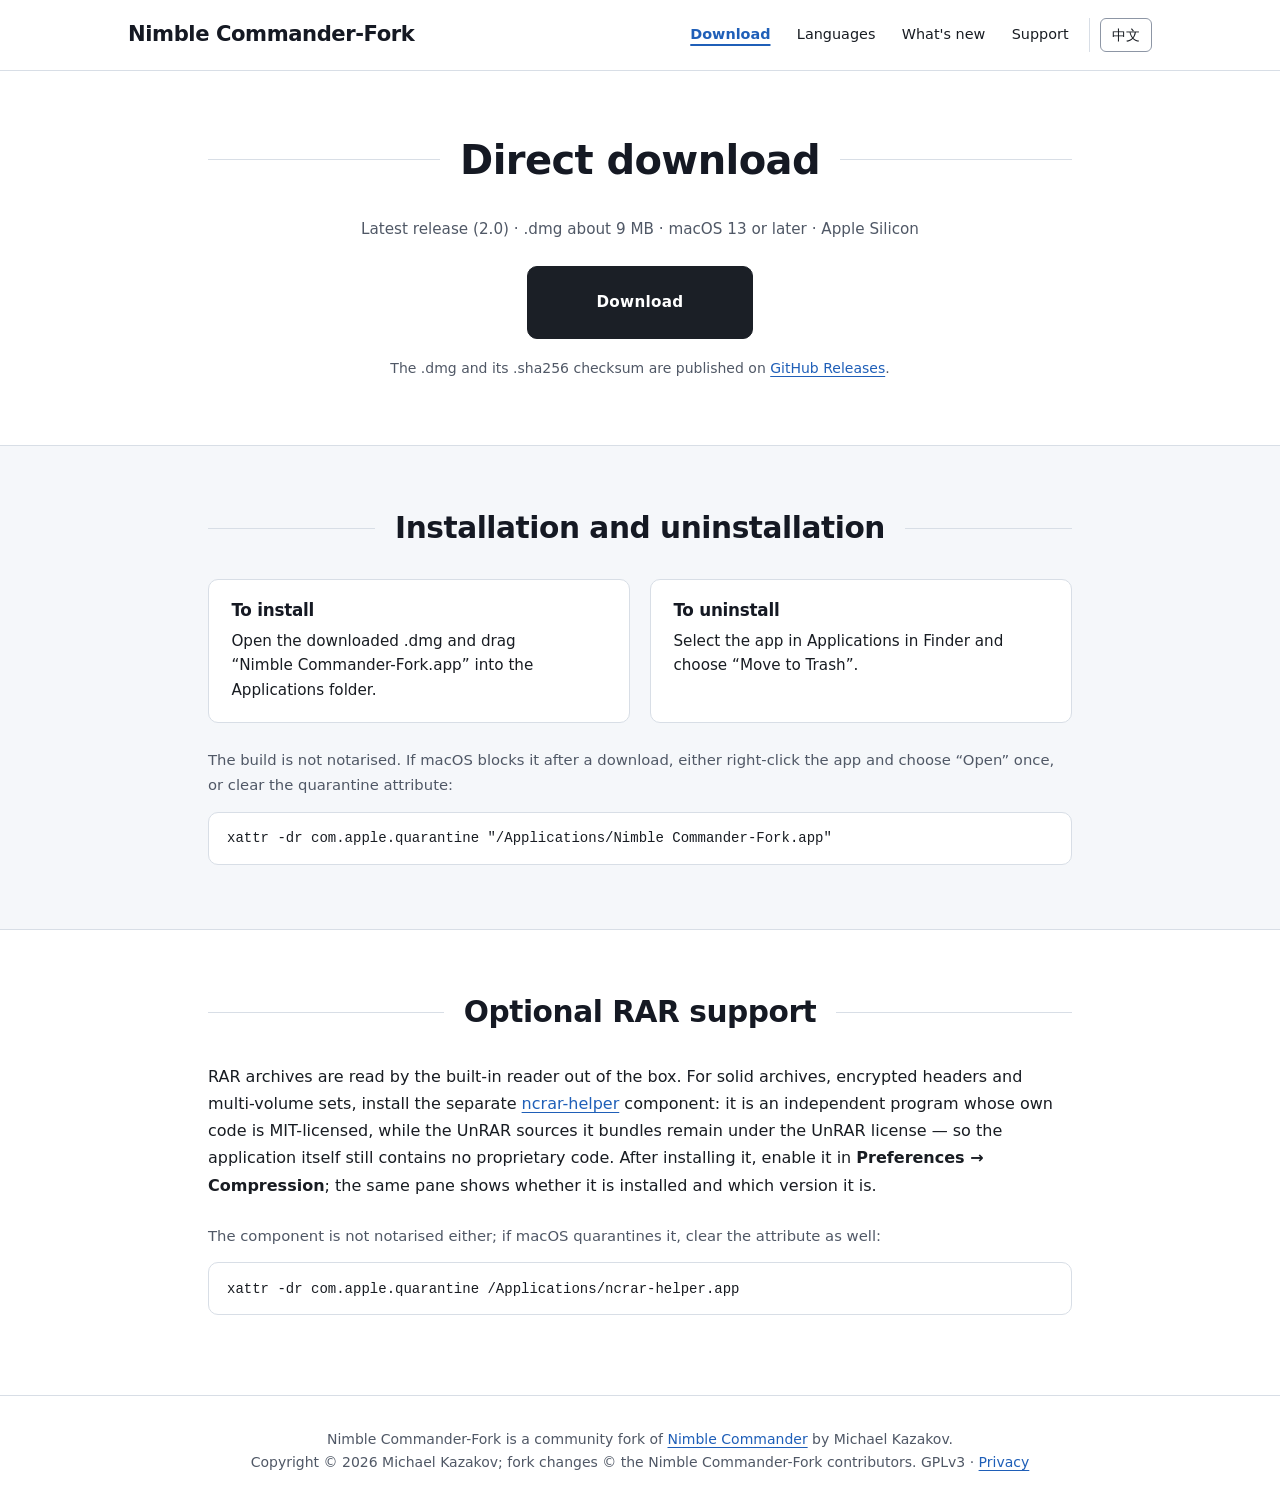
<file: download/index.html>
<!DOCTYPE html>
<html lang="en">

<head>
    <meta charset="utf-8">
    <meta name="viewport" content="width=device-width, initial-scale=1.0">
    <meta name="color-scheme" content="light dark">
    <meta name="description" content="Download Nimble Commander-Fork, a community fork of the classic dual-pane Mac file manager." data-zh="下载 Nimble Commander-Fork —— 经典双窗格 Mac 文件管理器的社区分支。">
    <meta name="author" content="Nimble Commander-Fork contributors">
    <title data-zh="下载 - Nimble Commander-Fork">Download - Nimble Commander-Fork</title>
    <link rel="stylesheet" href="../css/style.css?v=20261127">
    <link rel="icon" href="../favicon.ico" type="image/x-icon">
    <script src="../js/i18n.js?v=20261127"></script>
</head>

<body>
    <a href="#main-heading" class="skip-link visually-hidden" data-zh="跳至正文">Skip to content</a>

    <header class="site-header">
        <div class="container header-inner">
            <a class="site-brand" href="../">Nimble Commander-Fork</a>
            <nav class="site-nav" aria-label="Primary" data-zh-aria-label="主导航">
                <button class="menu-button" type="button" popovertarget="site-menu" popovertargetaction="toggle" aria-controls="site-menu">
                    <svg aria-hidden="true" viewBox="0 0 24 24" fill="none" stroke="currentColor" stroke-width="2" stroke-linecap="round">
                        <path d="M4 6h16M4 12h16M4 18h16" />
                    </svg>
                    <span data-zh="菜单">Menu</span>
                </button>
                <ul id="site-menu" class="site-menu" popover="auto">
                    <li><a href="../download/" aria-current="page" data-zh="下载">Download</a></li>
                    <li><a href="../languages/" data-zh="语言">Languages</a></li>
                    <li><a href="../whats-new/" data-zh="更新内容">What's new</a></li>
                    <li><a href="../support/" data-zh="支持">Support</a></li>
                    <li><button type="button" id="nc_lang_toggle" class="lang_toggle" lang="zh-Hans" aria-label="切换到简体中文">中文</button></li>
                </ul>
            </nav>
        </div>
    </header>

    <main>
        <section class="section_band" id="direct_download">
            <div class="prose">
                <h1 id="main-heading" class="section_header" tabindex="-1" data-zh="直接下载">Direct download</h1>
                <p class="download_meta"><span data-zh="最新版本">Latest release </span><span data-zh="（">(</span><span class="nc_release_version">2.0</span><span data-zh="）">)</span><span data-zh=" .dmg 约 9 MB · 需要 macOS 13 或更新版本 · Apple Silicon"> · .dmg about 9 MB &middot; macOS 13 or later &middot; Apple Silicon</span></p>
                <a href="https://github.com/cfanmaoli/nimble-commander/releases/latest" class="download_direct hrefbutton_common" data-zh="下载">Download</a>
                <p class="download_note" data-zh-html='.dmg 和用于校验的 .sha256 文件都在 &lt;a href="https://github.com/cfanmaoli/nimble-commander/releases"&gt;GitHub Releases&lt;/a&gt; 上。'>The .dmg and its .sha256 checksum are published on
                    <a href="https://github.com/cfanmaoli/nimble-commander/releases">GitHub Releases</a>.</p>
            </div>
        </section>

        <section class="section_band section_band--tinted" id="installation_and_uninstallation">
            <div class="prose">
                <h2 class="section_header" data-zh="安装与卸载">Installation and uninstallation</h2>
                <div class="card_grid">
                    <div class="card">
                        <h3 data-zh="安装">To install</h3>
                        <p data-zh="打开下载的 .dmg，把“Nimble Commander-Fork.app”拖进“应用程序”文件夹。">Open the downloaded .dmg and drag “Nimble Commander-Fork.app” into the Applications folder.</p>
                    </div>
                    <div class="card">
                        <h3 data-zh="卸载">To uninstall</h3>
                        <p data-zh="在 Finder 的“应用程序”中选中该应用，然后选择“移到废纸篓”。">Select the app in Applications in Finder and choose “Move to Trash”.</p>
                    </div>
                </div>
                <p class="install_note" data-zh="该构建未经过公证。如果 macOS 在下载后阻止其运行，可以右键点按该应用并选择一次“打开”，或者清除隔离属性：">The build is not notarised. If macOS blocks it after a download, either right-click the app and choose “Open” once, or clear the quarantine attribute:</p>
                <div class="copyable">
                    <span class="copy">
                        <button type="button" class="copy-button" command="--copy" commandfor="cmd-quarantine-app" aria-label="Copy command to clear quarantine for the app" data-zh-aria-label="复制清除应用隔离属性的命令">
                            <svg class="icon-copy" aria-hidden="true" viewBox="0 0 24 24" fill="none" stroke="currentColor" stroke-width="2" stroke-linecap="round" stroke-linejoin="round">
                                <rect x="9" y="9" width="13" height="13" rx="2" />
                                <path d="M5 15H4a2 2 0 0 1-2-2V4a2 2 0 0 1 2-2h9a2 2 0 0 1 2 2v1" />
                            </svg>
                            <svg class="icon-check" aria-hidden="true" viewBox="0 0 24 24" fill="none" stroke="currentColor" stroke-width="2.2" stroke-linecap="round" stroke-linejoin="round">
                                <path d="M20 6L9 17l-5-5" />
                            </svg>
                        </button>
                        <span class="tip" role="status"></span>
                    </span>
                    <pre role="region" aria-label="Terminal command to clear quarantine for Nimble Commander-Fork" data-zh-aria-label="清除 Nimble Commander-Fork 隔离属性的终端命令" tabindex="0"><code id="cmd-quarantine-app">xattr -dr com.apple.quarantine "/Applications/Nimble Commander-Fork.app"</code></pre>
                </div>
            </div>
        </section>

        <section class="section_band" id="rar_support">
            <div class="prose">
                <h2 class="section_header" data-zh="可选的 RAR 支持">Optional RAR support</h2>
                <p data-zh-html='内置读取器开箱即可读取 RAR 归档。对于固实归档、加密的文件头和分卷集合，请安装独立的 &lt;a href="https://github.com/cfanmaoli/ncrar-helper"&gt;ncrar-helper&lt;/a&gt; 组件：它是一个独立程序，自身代码采用 MIT 许可证，内置的 UnRAR 源码仍遵循 UnRAR 许可证，因此应用本身依然不含任何专有代码。安装后，在&lt;strong&gt;设置 → 压缩&lt;/strong&gt;中启用它；同一面板会显示它是否已安装以及版本号。'>RAR archives are read by the built-in reader out of the box. For solid archives, encrypted headers
                    and multi-volume sets, install the separate
                    <a href="https://github.com/cfanmaoli/ncrar-helper">ncrar-helper</a> component: it is an
                    independent program whose own code is MIT-licensed, while the UnRAR sources it bundles remain under the UnRAR license — so the application itself still contains no
                    proprietary code. After installing it, enable it in
                    <strong>Preferences → Compression</strong>; the same pane shows whether it is installed and
                    which version it is.</p>
                <p class="install_note" data-zh="该组件同样未经过公证，如果被 macOS 隔离，可以清除它的隔离属性：">The component is not notarised either; if macOS quarantines it, clear the attribute as well:</p>
                <div class="copyable">
                    <span class="copy">
                        <button type="button" class="copy-button" command="--copy" commandfor="cmd-quarantine-rar" aria-label="Copy command to clear quarantine for ncrar-helper" data-zh-aria-label="复制清除 ncrar-helper 隔离属性的命令">
                            <svg class="icon-copy" aria-hidden="true" viewBox="0 0 24 24" fill="none" stroke="currentColor" stroke-width="2" stroke-linecap="round" stroke-linejoin="round">
                                <rect x="9" y="9" width="13" height="13" rx="2" />
                                <path d="M5 15H4a2 2 0 0 1-2-2V4a2 2 0 0 1 2-2h9a2 2 0 0 1 2 2v1" />
                            </svg>
                            <svg class="icon-check" aria-hidden="true" viewBox="0 0 24 24" fill="none" stroke="currentColor" stroke-width="2.2" stroke-linecap="round" stroke-linejoin="round">
                                <path d="M20 6L9 17l-5-5" />
                            </svg>
                        </button>
                        <span class="tip" role="status"></span>
                    </span>
                    <pre role="region" aria-label="Terminal command to clear quarantine for ncrar-helper" data-zh-aria-label="清除 ncrar-helper 隔离属性的终端命令" tabindex="0"><code id="cmd-quarantine-rar">xattr -dr com.apple.quarantine /Applications/ncrar-helper.app</code></pre>
                </div>
            </div>
        </section>
    </main>

    <footer>
        <div class="container">
            <p data-zh-html='Nimble Commander-Fork 是 &lt;a href="https://magnumbytes.com/"&gt;Nimble Commander&lt;/a&gt;（作者 Michael Kazakov）的社区分支。&lt;br&gt;版权所有 © 2026 Michael Kazakov；分支改动 © Nimble Commander-Fork 贡献者。GPLv3&amp;nbsp;·&amp;nbsp;&lt;a href="../privacy/"&gt;隐私政策&lt;/a&gt;'>Nimble Commander-Fork is a community fork of <a href="https://magnumbytes.com/">Nimble Commander</a>
                by Michael Kazakov.<br>Copyright © 2026 Michael Kazakov; fork changes © the Nimble Commander-Fork
                contributors. GPLv3&nbsp;·&nbsp;<a href="../privacy/">Privacy</a></p>
        </div>
    </footer>

    <script src="../js/nav.js?v=20261127" defer></script>
    <script src="../js/copy.js?v=20261127" defer></script>
    <script src="../js/release.js?v=20261127" defer></script>
</body>

</html>
</file>
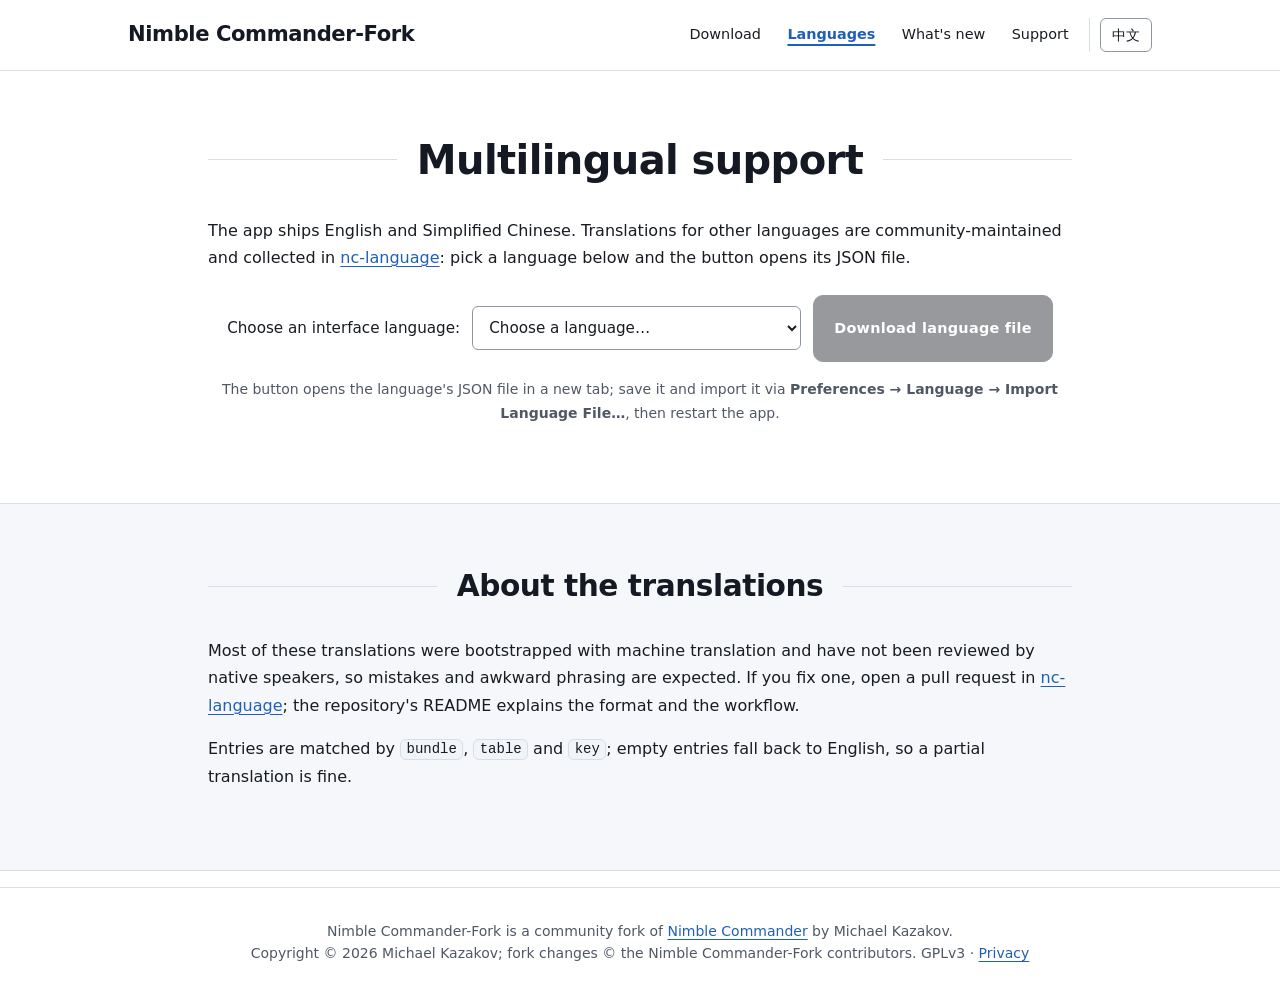
<file: languages/index.html>
<!DOCTYPE html>
<html lang="en">

<head>
    <meta charset="utf-8">
    <meta name="viewport" content="width=device-width, initial-scale=1.0">
    <meta name="color-scheme" content="light dark">
    <meta name="description" content="Language packs for Nimble Commander-Fork." data-zh="Nimble Commander-Fork 的多语言包下载与说明。">
    <meta name="author" content="Nimble Commander-Fork contributors">
    <title data-zh="多语言支持 - Nimble Commander-Fork">Languages - Nimble Commander-Fork</title>
    <link rel="stylesheet" href="../css/style.css?v=20261127">
    <link rel="icon" href="../favicon.ico" type="image/x-icon">
    <script src="../js/i18n.js?v=20261127"></script>
</head>

<body>
    <a href="#main-heading" class="skip-link visually-hidden" data-zh="跳至正文">Skip to content</a>

    <header class="site-header">
        <div class="container header-inner">
            <a class="site-brand" href="../">Nimble Commander-Fork</a>
            <nav class="site-nav" aria-label="Primary" data-zh-aria-label="主导航">
                <button class="menu-button" type="button" popovertarget="site-menu" popovertargetaction="toggle" aria-controls="site-menu">
                    <svg aria-hidden="true" viewBox="0 0 24 24" fill="none" stroke="currentColor" stroke-width="2" stroke-linecap="round">
                        <path d="M4 6h16M4 12h16M4 18h16" />
                    </svg>
                    <span data-zh="菜单">Menu</span>
                </button>
                <ul id="site-menu" class="site-menu" popover="auto">
                    <li><a href="../download/" data-zh="下载">Download</a></li>
                    <li><a href="../languages/" aria-current="page" data-zh="语言">Languages</a></li>
                    <li><a href="../whats-new/" data-zh="更新内容">What's new</a></li>
                    <li><a href="../support/" data-zh="支持">Support</a></li>
                    <li><button type="button" id="nc_lang_toggle" class="lang_toggle" lang="zh-Hans" aria-label="切换到简体中文">中文</button></li>
                </ul>
            </nav>
        </div>
    </header>

    <main>
        <section class="section_band">
            <div class="prose">
                <h1 id="main-heading" class="section_header" tabindex="-1" data-zh="多语言支持">Multilingual support</h1>
                <p data-zh-html='应用内置英语和简体中文。其他语言的翻译由社区维护，集中在 &lt;a href="https://github.com/cfanmaoli/nc-language"&gt;nc-language&lt;/a&gt; 仓库。选择一种语言，按钮会直接打开对应的 JSON 文件。'>The app ships English and Simplified Chinese. Translations for other languages are community-maintained
                    and collected in <a href="https://github.com/cfanmaoli/nc-language">nc-language</a>: pick a
                    language below and the button opens its JSON file.</p>
                <div class="language_picker">
                    <label for="language_select" data-zh="选择界面语言：">Choose an interface language:</label>
                    <select id="language_select">
                        <option value="" data-zh="请选择语言…">Choose a language…</option>
                    </select>
                    <a id="language_download" class="language_download hrefbutton_common" href="#" aria-disabled="true" data-zh="下载语言文件">Download language file</a>
                </div>
                <p class="language_hint" data-zh-html='按钮会在新标签页打开该语言的 JSON 文件；保存后用 &lt;strong&gt;设置 → 语言 → 导入语言文件…&lt;/strong&gt; 导入，然后重启应用。'>The button opens the language's JSON file in a new tab; save it and import it via
                    <strong>Preferences → Language → Import Language File…</strong>, then restart the app.</p>
            </div>
        </section>

        <section class="section_band section_band--tinted" id="languages_quality">
            <div class="prose">
                <h2 class="section_header" data-zh="关于翻译质量">About the translations</h2>
                <p data-zh-html='这些翻译大部分由机器翻译生成，尚未经过母语者校对，可能存在错误或不自然的表述。如果你发现并修正了问题，欢迎到 &lt;a href="https://github.com/cfanmaoli/nc-language"&gt;nc-language&lt;/a&gt; 仓库提交 PR；文件的格式和提交方法见该仓库的 README。'>Most of these translations were bootstrapped with machine translation and have not been reviewed by
                    native speakers, so mistakes and awkward phrasing are expected. If you fix one, open a pull
                    request in <a href="https://github.com/cfanmaoli/nc-language">nc-language</a>; the
                    repository's README explains the format and the workflow.</p>
                <p data-zh-html='每条翻译按 &lt;code&gt;bundle&lt;/code&gt;、&lt;code&gt;table&lt;/code&gt; 和 &lt;code&gt;key&lt;/code&gt; 匹配；留空的条目会自动回退到英文，因此部分翻译也可以正常使用。'>Entries are matched by <code>bundle</code>, <code>table</code> and <code>key</code>; empty entries
                    fall back to English, so a partial translation is fine.</p>
            </div>
        </section>
    </main>

    <footer>
        <div class="container">
            <p data-zh-html='Nimble Commander-Fork 是 &lt;a href="https://magnumbytes.com/"&gt;Nimble Commander&lt;/a&gt;（作者 Michael Kazakov）的社区分支。&lt;br&gt;版权所有 © 2026 Michael Kazakov；分支改动 © Nimble Commander-Fork 贡献者。GPLv3&amp;nbsp;·&amp;nbsp;&lt;a href="../privacy/"&gt;隐私政策&lt;/a&gt;'>Nimble Commander-Fork is a community fork of <a href="https://magnumbytes.com/">Nimble Commander</a>
                by Michael Kazakov.<br>Copyright © 2026 Michael Kazakov; fork changes © the Nimble Commander-Fork
                contributors. GPLv3&nbsp;·&nbsp;<a href="../privacy/">Privacy</a></p>
        </div>
    </footer>

    <script src="../js/nav.js?v=20261127" defer></script>
    <script src="../js/language-picker.js?v=20261127" defer></script>
</body>

</html>
</file>
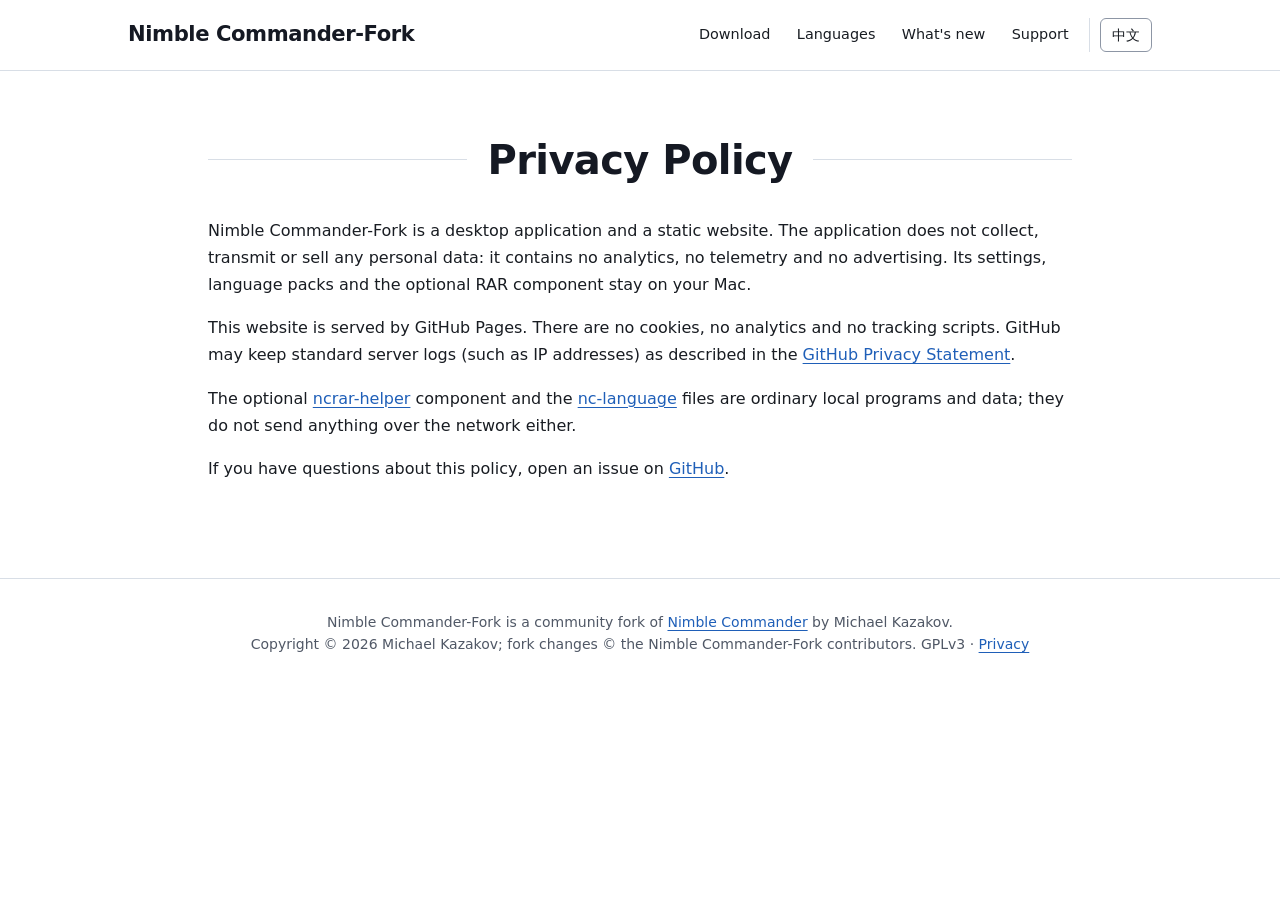
<file: privacy/index.html>
<!DOCTYPE html>
<html lang="en">

<head>
    <meta charset="utf-8">
    <meta name="viewport" content="width=device-width, initial-scale=1.0">
    <meta name="color-scheme" content="light dark">
    <meta name="description" content="Privacy policy for Nimble Commander-Fork." data-zh="Nimble Commander-Fork 的隐私政策。">
    <meta name="author" content="Nimble Commander-Fork contributors">
    <title data-zh="隐私政策 - Nimble Commander-Fork">Privacy policy - Nimble Commander-Fork</title>
    <link rel="stylesheet" href="../css/style.css?v=20261127">
    <link rel="icon" href="../favicon.ico" type="image/x-icon">
    <script src="../js/i18n.js?v=20261127"></script>
</head>

<body>
    <a href="#main-heading" class="skip-link visually-hidden" data-zh="跳至正文">Skip to content</a>

    <header class="site-header">
        <div class="container header-inner">
            <a class="site-brand" href="../">Nimble Commander-Fork</a>
            <nav class="site-nav" aria-label="Primary" data-zh-aria-label="主导航">
                <button class="menu-button" type="button" popovertarget="site-menu" popovertargetaction="toggle" aria-controls="site-menu">
                    <svg aria-hidden="true" viewBox="0 0 24 24" fill="none" stroke="currentColor" stroke-width="2" stroke-linecap="round">
                        <path d="M4 6h16M4 12h16M4 18h16" />
                    </svg>
                    <span data-zh="菜单">Menu</span>
                </button>
                <ul id="site-menu" class="site-menu" popover="auto">
                    <li><a href="../download/" data-zh="下载">Download</a></li>
                    <li><a href="../languages/" data-zh="语言">Languages</a></li>
                    <li><a href="../whats-new/" data-zh="更新内容">What's new</a></li>
                    <li><a href="../support/" data-zh="支持">Support</a></li>
                    <li><button type="button" id="nc_lang_toggle" class="lang_toggle" lang="zh-Hans" aria-label="切换到简体中文">中文</button></li>
                </ul>
            </nav>
        </div>
    </header>

    <main>
        <section class="section_band">
            <div class="prose">
                <h1 id="main-heading" class="section_header" tabindex="-1" data-zh="隐私政策">Privacy Policy</h1>
                <p data-zh="Nimble Commander-Fork 是一个桌面应用，也是一个静态网站。该应用不会收集、传输或出售任何个人数据：它不含分析工具、遥测和广告。它的设置、语言包以及可选的 RAR 组件都只保留在你的 Mac 上。">Nimble Commander-Fork is a desktop application and a static website. The application does not
                    collect, transmit or sell any personal data: it contains no analytics, no telemetry and no
                    advertising. Its settings, language packs and the optional RAR component stay on your Mac.</p>
                <p data-zh-html='本网站由 GitHub Pages 托管。这里没有 Cookie、没有分析工具，也没有跟踪脚本。GitHub 可能会按照 &lt;a href="https://docs.github.com/en/site-policy/privacy-policies/github-general-privacy-statement"&gt;GitHub 隐私声明&lt;/a&gt;所述保留标准的服务器日志（例如 IP 地址）。'>This website is served by GitHub Pages. There are no cookies, no analytics and no tracking
                    scripts. GitHub may keep standard server logs (such as IP addresses) as described in the
                    <a href="https://docs.github.com/en/site-policy/privacy-policies/github-general-privacy-statement">GitHub
                        Privacy Statement</a>.</p>
                <p data-zh-html='可选的 &lt;a href="https://github.com/cfanmaoli/ncrar-helper"&gt;ncrar-helper&lt;/a&gt; 组件和 &lt;a href="https://github.com/cfanmaoli/nc-language"&gt;nc-language&lt;/a&gt; 文件都是普通的本地程序和数据；它们同样不会通过网络发送任何内容。'>The optional <a href="https://github.com/cfanmaoli/ncrar-helper">ncrar-helper</a> component and
                    the <a href="https://github.com/cfanmaoli/nc-language">nc-language</a> files are ordinary local
                    programs and data; they do not send anything over the network either.</p>
                <p data-zh-html='如果你对本政策有疑问，请在 &lt;a href="https://github.com/cfanmaoli/nimble-commander/issues"&gt;GitHub&lt;/a&gt; 上提交议题。'>If you have questions about this policy, open an issue on
                    <a href="https://github.com/cfanmaoli/nimble-commander/issues">GitHub</a>.</p>
            </div>
        </section>
    </main>

    <footer>
        <div class="container">
            <p data-zh-html='Nimble Commander-Fork 是 &lt;a href="https://magnumbytes.com/"&gt;Nimble Commander&lt;/a&gt;（作者 Michael Kazakov）的社区分支。&lt;br&gt;版权所有 © 2026 Michael Kazakov；分支改动 © Nimble Commander-Fork 贡献者。GPLv3&amp;nbsp;·&amp;nbsp;&lt;a href="../privacy/" aria-current="page"&gt;隐私政策&lt;/a&gt;'>Nimble Commander-Fork is a community fork of <a href="https://magnumbytes.com/">Nimble Commander</a>
                by Michael Kazakov.<br>Copyright © 2026 Michael Kazakov; fork changes © the Nimble Commander-Fork
                contributors. GPLv3&nbsp;·&nbsp;<a href="../privacy/" aria-current="page">Privacy</a></p>
        </div>
    </footer>

    <script src="../js/nav.js?v=20261127" defer></script>
</body>

</html>
</file>
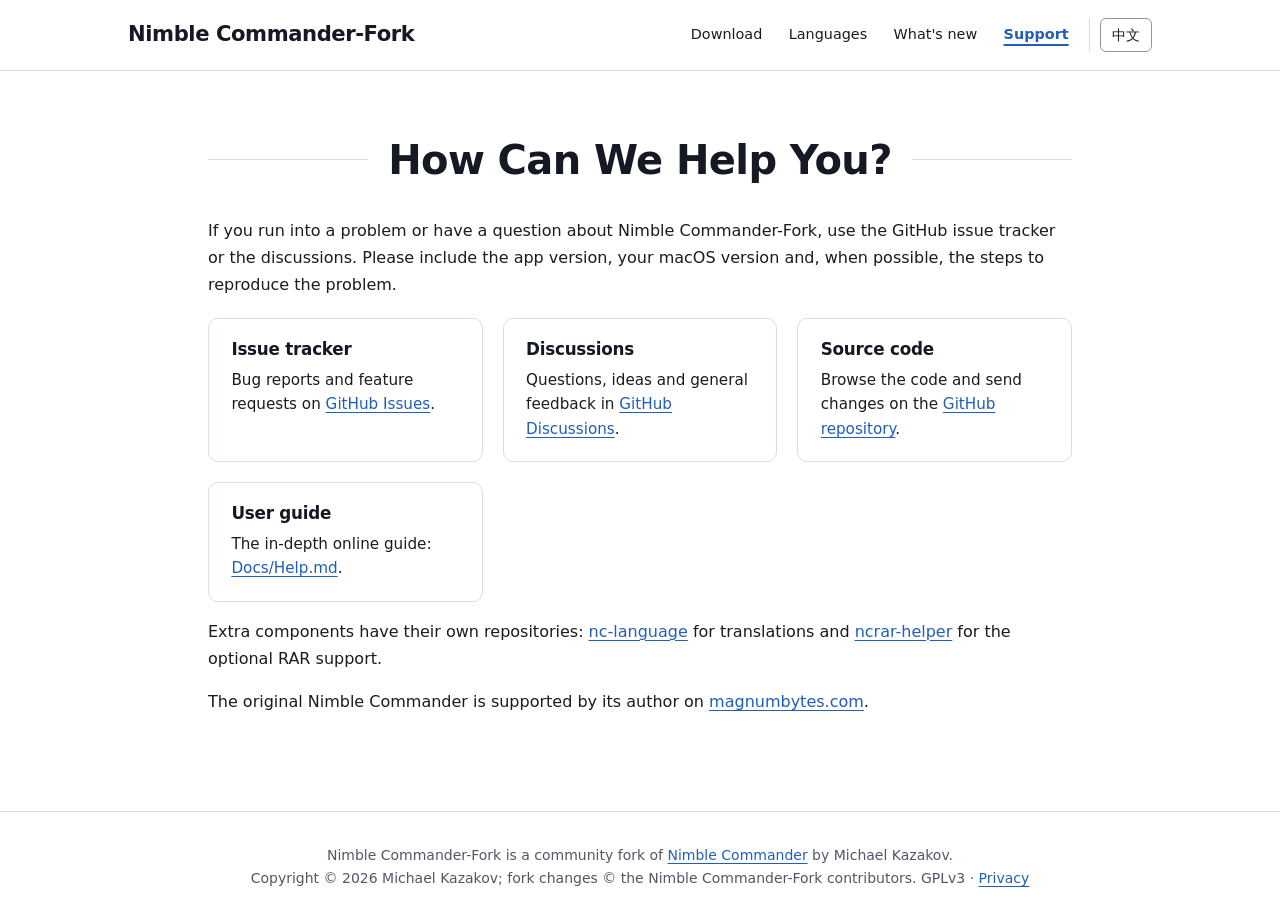
<file: support/index.html>
<!DOCTYPE html>
<html lang="en">

<head>
    <meta charset="utf-8">
    <meta name="viewport" content="width=device-width, initial-scale=1.0">
    <meta name="color-scheme" content="light dark">
    <meta name="description" content="Support for Nimble Commander-Fork." data-zh="Nimble Commander-Fork 的支持页面。">
    <meta name="author" content="Nimble Commander-Fork contributors">
    <title data-zh="支持 - Nimble Commander-Fork">Support - Nimble Commander-Fork</title>
    <link rel="stylesheet" href="../css/style.css?v=20261127">
    <link rel="icon" href="../favicon.ico" type="image/x-icon">
    <script src="../js/i18n.js?v=20261127"></script>
</head>

<body>
    <a href="#main-heading" class="skip-link visually-hidden" data-zh="跳至正文">Skip to content</a>

    <header class="site-header">
        <div class="container header-inner">
            <a class="site-brand" href="../">Nimble Commander-Fork</a>
            <nav class="site-nav" aria-label="Primary" data-zh-aria-label="主导航">
                <button class="menu-button" type="button" popovertarget="site-menu" popovertargetaction="toggle" aria-controls="site-menu">
                    <svg aria-hidden="true" viewBox="0 0 24 24" fill="none" stroke="currentColor" stroke-width="2" stroke-linecap="round">
                        <path d="M4 6h16M4 12h16M4 18h16" />
                    </svg>
                    <span data-zh="菜单">Menu</span>
                </button>
                <ul id="site-menu" class="site-menu" popover="auto">
                    <li><a href="../download/" data-zh="下载">Download</a></li>
                    <li><a href="../languages/" data-zh="语言">Languages</a></li>
                    <li><a href="../whats-new/" data-zh="更新内容">What's new</a></li>
                    <li><a href="../support/" aria-current="page" data-zh="支持">Support</a></li>
                    <li><button type="button" id="nc_lang_toggle" class="lang_toggle" lang="zh-Hans" aria-label="切换到简体中文">中文</button></li>
                </ul>
            </nav>
        </div>
    </header>

    <main>
        <section class="section_band">
            <div class="prose">
                <h1 id="main-heading" class="section_header" tabindex="-1" data-zh="我们能帮你什么？">How Can We Help You?</h1>
                <p data-zh="如果你遇到问题或对 Nimble Commander-Fork 有疑问，请使用 GitHub 议题跟踪器或讨论区。请附上应用版本、你的 macOS 版本，并在可能时提供复现问题的步骤。">If you run into a problem or have a question about Nimble Commander-Fork, use the GitHub
                    issue tracker or the discussions. Please include the app version, your macOS version and,
                    when possible, the steps to reproduce the problem.</p>
                <div class="card_grid">
                    <div class="card">
                        <h2 data-zh="问题跟踪器">Issue tracker</h2>
                        <p data-zh-html='报告 bug 和功能请求 —— &lt;a href="https://github.com/cfanmaoli/nimble-commander/issues"&gt;GitHub Issues&lt;/a&gt;'>Bug reports and feature requests on
                            <a href="https://github.com/cfanmaoli/nimble-commander/issues">GitHub Issues</a>.</p>
                    </div>
                    <div class="card">
                        <h2 data-zh="讨论区">Discussions</h2>
                        <p data-zh-html='问题、想法与一般反馈 —— &lt;a href="https://github.com/cfanmaoli/nimble-commander/discussions"&gt;GitHub Discussions&lt;/a&gt;'>Questions, ideas and general feedback in
                            <a href="https://github.com/cfanmaoli/nimble-commander/discussions">GitHub Discussions</a>.</p>
                    </div>
                    <div class="card">
                        <h2 data-zh="源代码">Source code</h2>
                        <p data-zh-html='浏览源码、提交改动 —— &lt;a href="https://github.com/cfanmaoli/nimble-commander"&gt;GitHub 仓库&lt;/a&gt;'>Browse the code and send changes on the
                            <a href="https://github.com/cfanmaoli/nimble-commander">GitHub repository</a>.</p>
                    </div>
                    <div class="card">
                        <h2 data-zh="用户手册">User guide</h2>
                        <p data-zh-html='在线详细说明 —— &lt;a href="https://github.com/cfanmaoli/nimble-commander/blob/main/Docs/Help.md"&gt;Docs/Help.md&lt;/a&gt;'>The in-depth online guide:
                            <a href="https://github.com/cfanmaoli/nimble-commander/blob/main/Docs/Help.md">Docs/Help.md</a>.</p>
                    </div>
                </div>
                <p data-zh-html='附加组件有各自的仓库：用于翻译的 &lt;a href="https://github.com/cfanmaoli/nc-language"&gt;nc-language&lt;/a&gt;，以及用于可选 RAR 支持的 &lt;a href="https://github.com/cfanmaoli/ncrar-helper"&gt;ncrar-helper&lt;/a&gt;。'>Extra components have their own repositories:
                    <a href="https://github.com/cfanmaoli/nc-language">nc-language</a> for translations and
                    <a href="https://github.com/cfanmaoli/ncrar-helper">ncrar-helper</a> for the optional RAR
                    support.</p>
                <p data-zh-html='原始 Nimble Commander 由其作者在 &lt;a href="https://magnumbytes.com/"&gt;magnumbytes.com&lt;/a&gt; 提供支持。'>The original Nimble Commander is supported by its author on
                    <a href="https://magnumbytes.com/">magnumbytes.com</a>.</p>
            </div>
        </section>
    </main>

    <footer>
        <div class="container">
            <p data-zh-html='Nimble Commander-Fork 是 &lt;a href="https://magnumbytes.com/"&gt;Nimble Commander&lt;/a&gt;（作者 Michael Kazakov）的社区分支。&lt;br&gt;版权所有 © 2026 Michael Kazakov；分支改动 © Nimble Commander-Fork 贡献者。GPLv3&amp;nbsp;·&amp;nbsp;&lt;a href="../privacy/"&gt;隐私政策&lt;/a&gt;'>Nimble Commander-Fork is a community fork of <a href="https://magnumbytes.com/">Nimble Commander</a>
                by Michael Kazakov.<br>Copyright © 2026 Michael Kazakov; fork changes © the Nimble Commander-Fork
                contributors. GPLv3&nbsp;·&nbsp;<a href="../privacy/">Privacy</a></p>
        </div>
    </footer>

    <script src="../js/nav.js?v=20261127" defer></script>
</body>

</html>
</file>
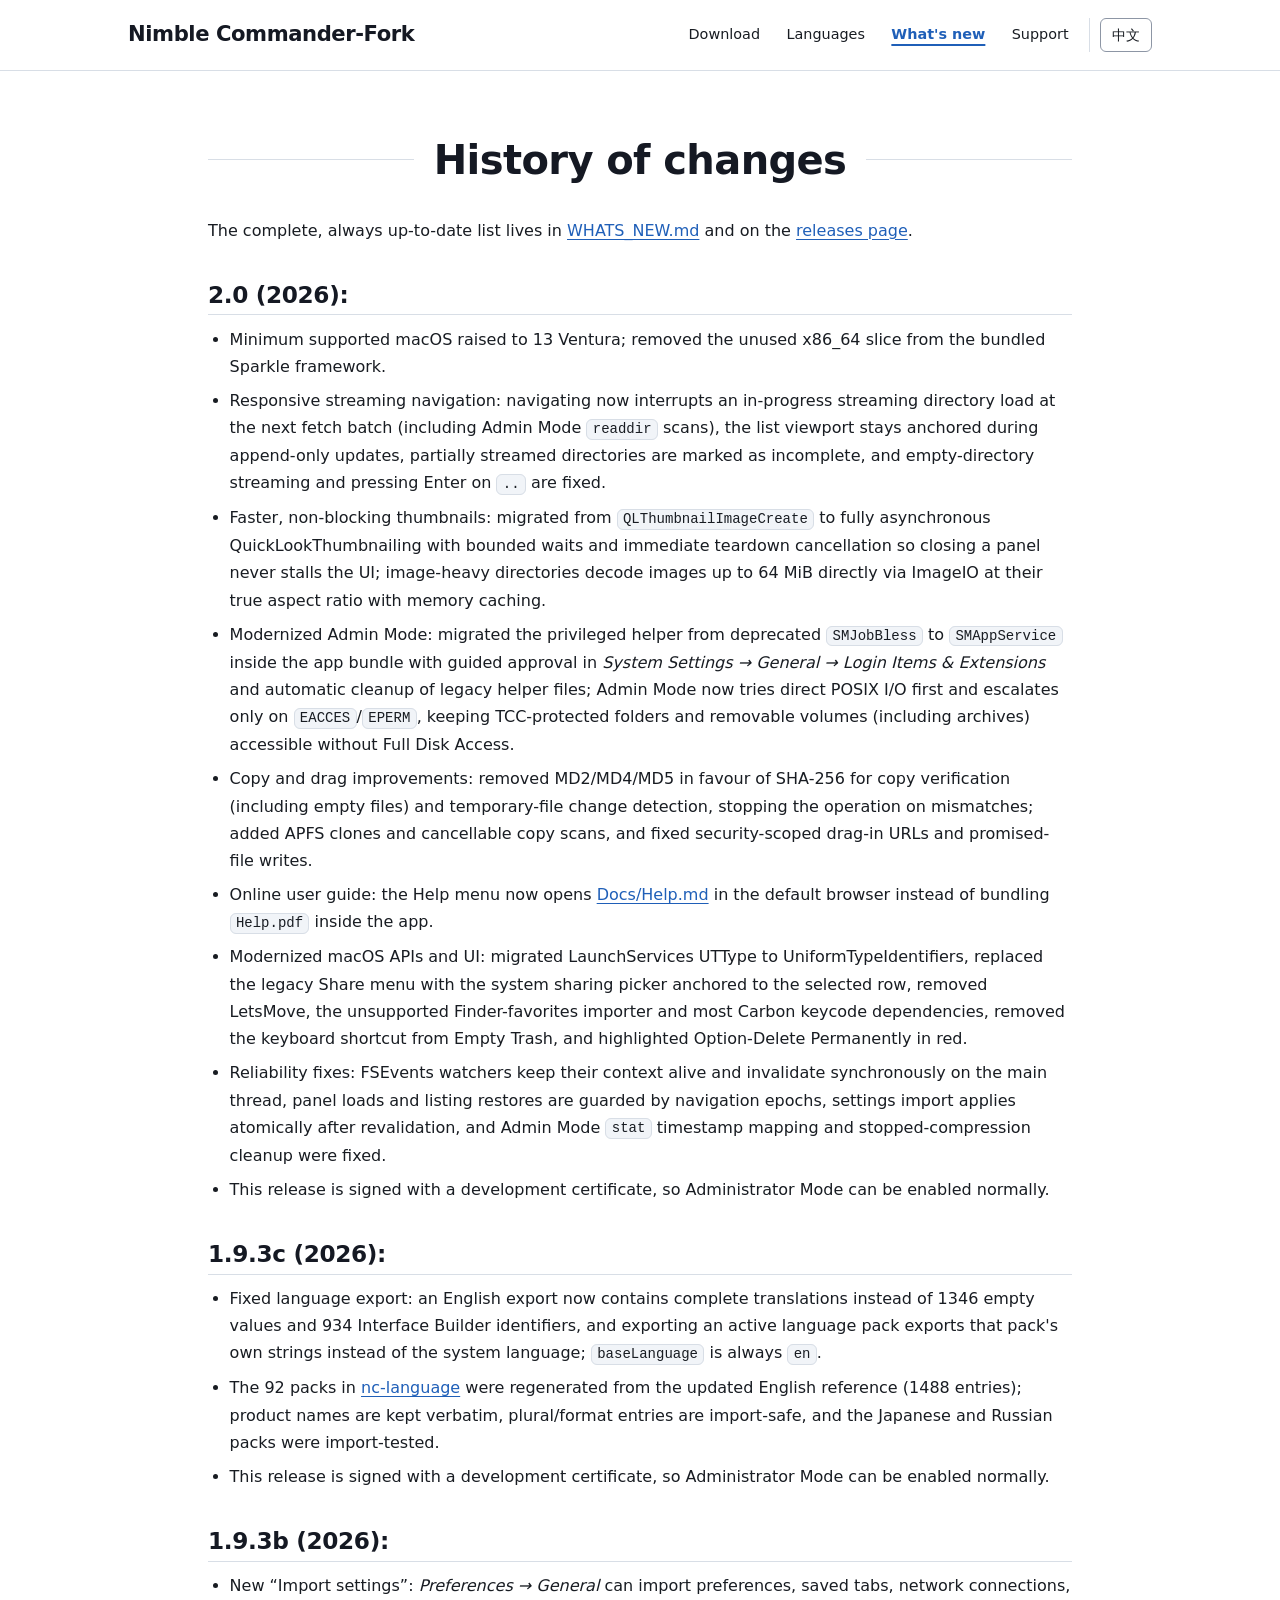
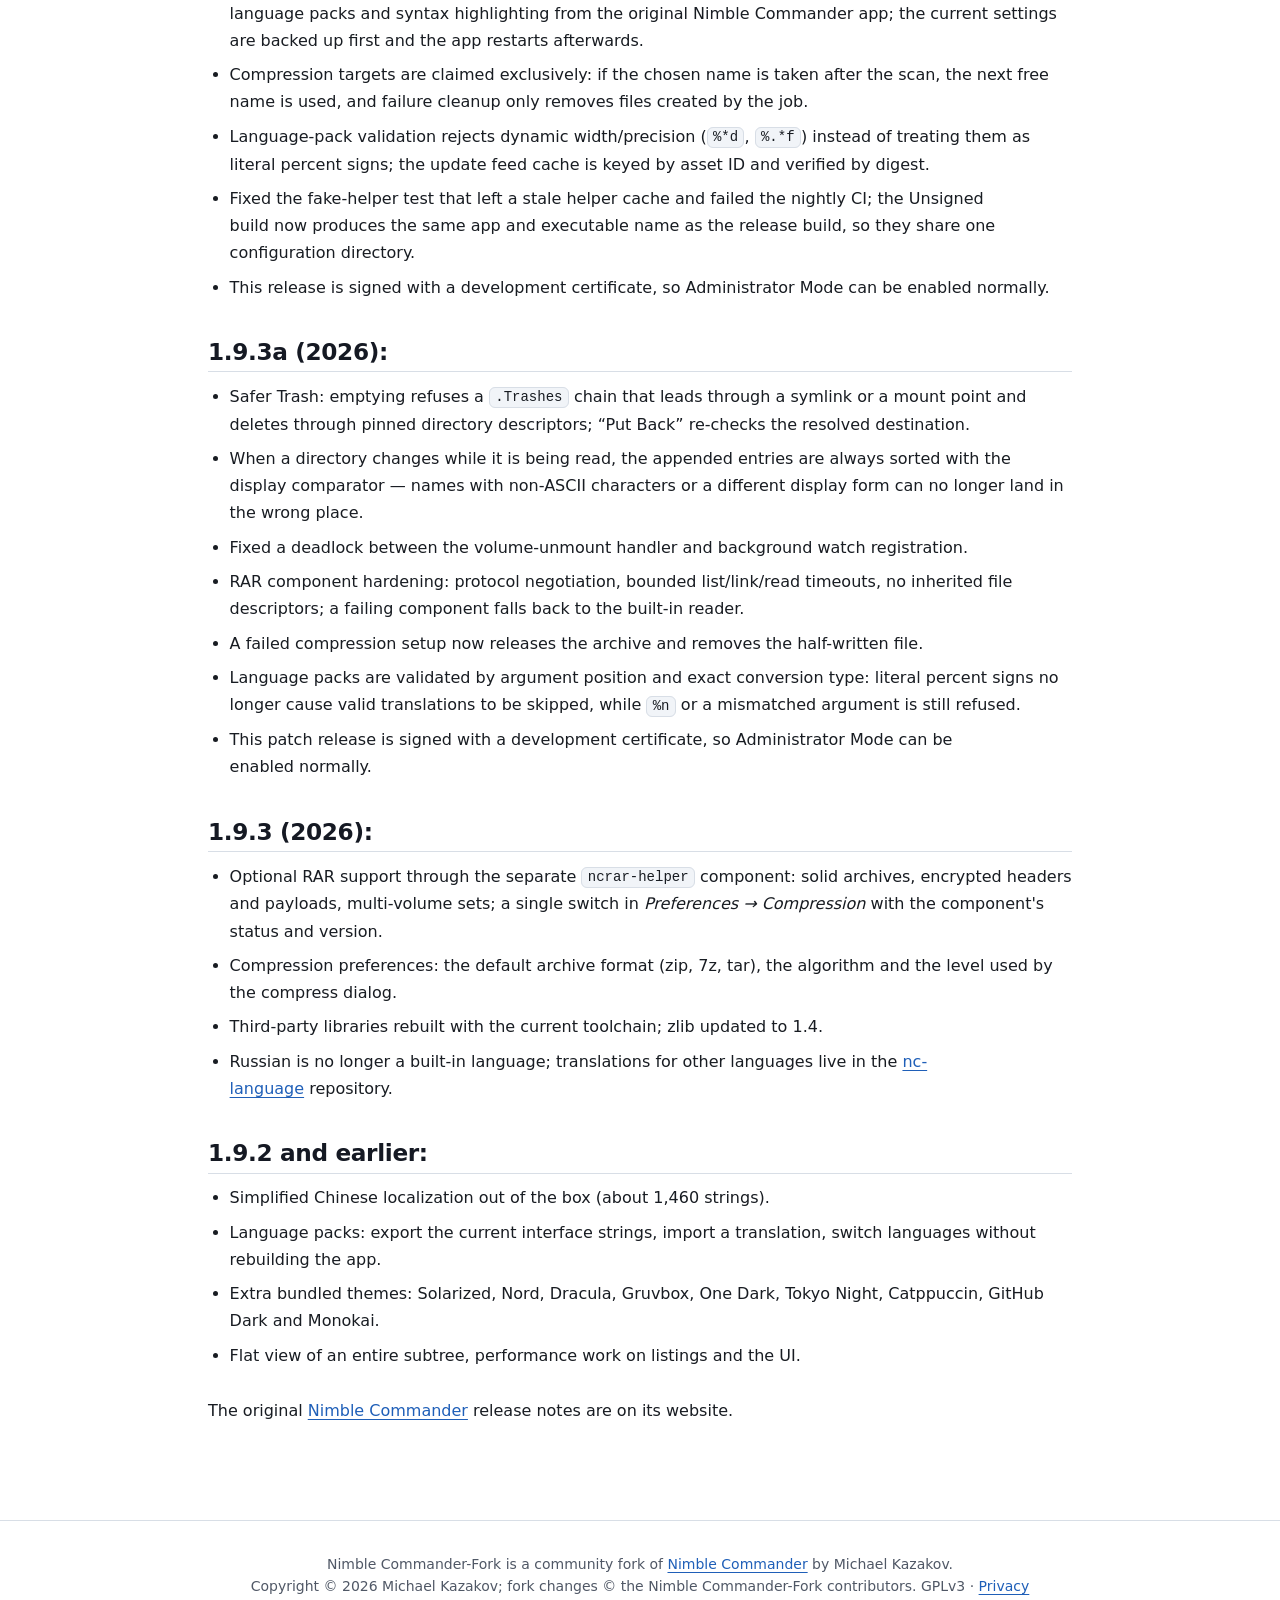
<file: whats-new/index.html>
<!DOCTYPE html>
<html lang="en">

<head>
    <meta charset="utf-8">
    <meta name="viewport" content="width=device-width, initial-scale=1.0">
    <meta name="color-scheme" content="light dark">
    <meta name="description" content="Release notes for Nimble Commander-Fork." data-zh="Nimble Commander-Fork 的发行说明。">
    <meta name="author" content="Nimble Commander-Fork contributors">
    <title data-zh="更新内容 - Nimble Commander-Fork">What's new - Nimble Commander-Fork</title>
    <link rel="stylesheet" href="../css/style.css?v=20261127">
    <link rel="icon" href="../favicon.ico" type="image/x-icon">
    <script src="../js/i18n.js?v=20261127"></script>
</head>

<body>
    <a href="#main-heading" class="skip-link visually-hidden" data-zh="跳至正文">Skip to content</a>

    <header class="site-header">
        <div class="container header-inner">
            <a class="site-brand" href="../">Nimble Commander-Fork</a>
            <nav class="site-nav" aria-label="Primary" data-zh-aria-label="主导航">
                <button class="menu-button" type="button" popovertarget="site-menu" popovertargetaction="toggle" aria-controls="site-menu">
                    <svg aria-hidden="true" viewBox="0 0 24 24" fill="none" stroke="currentColor" stroke-width="2" stroke-linecap="round">
                        <path d="M4 6h16M4 12h16M4 18h16" />
                    </svg>
                    <span data-zh="菜单">Menu</span>
                </button>
                <ul id="site-menu" class="site-menu" popover="auto">
                    <li><a href="../download/" data-zh="下载">Download</a></li>
                    <li><a href="../languages/" data-zh="语言">Languages</a></li>
                    <li><a href="../whats-new/" aria-current="page" data-zh="更新内容">What's new</a></li>
                    <li><a href="../support/" data-zh="支持">Support</a></li>
                    <li><button type="button" id="nc_lang_toggle" class="lang_toggle" lang="zh-Hans" aria-label="切换到简体中文">中文</button></li>
                </ul>
            </nav>
        </div>
    </header>

    <main>
        <section class="section_band" id="whats_new">
            <div class="prose">
                <h1 id="main-heading" class="section_header" tabindex="-1" data-zh="更新历史">History of changes</h1>

                <p data-zh-html='完整且始终最新的列表位于 &lt;a href="https://github.com/cfanmaoli/nimble-commander/blob/main/WHATS_NEW.md"&gt;WHATS_NEW.md&lt;/a&gt;，以及&lt;a href="https://github.com/cfanmaoli/nimble-commander/releases"&gt;发布页面&lt;/a&gt;。'>The complete, always up-to-date list lives in
                    <a href="https://github.com/cfanmaoli/nimble-commander/blob/main/WHATS_NEW.md">WHATS_NEW.md</a>
                    and on the <a href="https://github.com/cfanmaoli/nimble-commander/releases">releases page</a>.</p>

                <h2 class="release_version" data-zh="2.0（2026）：">2.0 (2026):</h2>
                <ul>
                    <li data-zh="最低系统要求提升至 macOS 13 Ventura；移除了内置 Sparkle 框架中未使用的 x86_64 架构切片。">Minimum supported macOS raised to 13 Ventura; removed the unused x86_64 slice from the
                        bundled Sparkle framework.</li>
                    <li data-zh-html='流式加载与导航改进：切换目录时会在下一批读取处立即中断正在进行的流式目录加载（包括管理员模式下的 &lt;code&gt;readdir&lt;/code&gt; 扫描），追加更新时保持列表视口位置不跳动，未完整加载的目录会明确标记，并修复空目录流式加载和在 &lt;code&gt;..&lt;/code&gt; 上按回车跳回当前目录的问题。'>Responsive streaming navigation: navigating now interrupts an in-progress streaming
                        directory load at the next fetch batch (including Admin Mode <code>readdir</code> scans),
                        the list viewport stays anchored during append-only updates, partially streamed
                        directories are marked as incomplete, and empty-directory streaming and pressing Enter
                        on <code>..</code> are fixed.</li>
                    <li data-zh-html='更快的异步缩略图：从 &lt;code&gt;QLThumbnailImageCreate&lt;/code&gt; 迁移至完全异步的 QuickLookThumbnailing，并加入等待上限与关闭面板即时取消，避免界面卡顿；图片密集目录通过 ImageIO 直接按原始宽高比解码 64 MiB 以内的缩略图并加入内存缓存。'>Faster, non-blocking thumbnails: migrated from <code>QLThumbnailImageCreate</code> to
                        fully asynchronous QuickLookThumbnailing with bounded waits and immediate teardown
                        cancellation so closing a panel never stalls the UI; image-heavy directories decode
                        images up to 64 MiB directly via ImageIO at their true aspect ratio with memory caching.</li>
                    <li data-zh-html='管理员模式现代化改造：特权助手从已弃用的 &lt;code&gt;SMJobBless&lt;/code&gt; 迁移至应用内置的 &lt;code&gt;SMAppService&lt;/code&gt;，首次启用时引导在&lt;em&gt;系统设置 → 通用 → 登录项与扩展&lt;/em&gt;中批准，并自动清理旧版助手文件；管理员模式现在优先尝试直接 POSIX I/O，仅在遇到 &lt;code&gt;EACCES&lt;/code&gt;/&lt;code&gt;EPERM&lt;/code&gt; 时才提权，无需完全磁盘访问权限即可正常访问受 TCC 保护的文件夹与可移动卷（含 RAR 等归档）。'>Modernized Admin Mode: migrated the privileged helper from deprecated
                        <code>SMJobBless</code> to <code>SMAppService</code> inside the app bundle with guided
                        approval in <em>System Settings → General → Login Items &amp; Extensions</em> and
                        automatic cleanup of legacy helper files; Admin Mode now tries direct POSIX I/O first
                        and escalates only on <code>EACCES</code>/<code>EPERM</code>, keeping TCC-protected
                        folders and removable volumes (including archives) accessible without Full Disk Access.</li>
                    <li data-zh="复制与拖放改进：移除 MD2/MD4/MD5，复制校验（含空文件）和临时文件变更检测统一改用 SHA-256，校验不匹配时会中止操作而不再报告成功；支持 APFS 克隆与可取消的复制扫描，修复拖入文件的安全作用域 URL 有效期和 promised-file 写入问题。">Copy and drag improvements: removed MD2/MD4/MD5 in favour of SHA-256 for copy
                        verification (including empty files) and temporary-file change detection, stopping the
                        operation on mismatches; added APFS clones and cancellable copy scans, and fixed
                        security-scoped drag-in URLs and promised-file writes.</li>
                    <li data-zh-html='在线用户手册：“帮助”菜单现在改为在默认浏览器中打开 &lt;a href="https://github.com/cfanmaoli/nimble-commander/blob/main/Docs/Help.md"&gt;Docs/Help.md&lt;/a&gt;，不再在应用包内附带 &lt;code&gt;Help.pdf&lt;/code&gt;。'>Online user guide: the Help menu now opens
                        <a href="https://github.com/cfanmaoli/nimble-commander/blob/main/Docs/Help.md">Docs/Help.md</a>
                        in the default browser instead of bundling <code>Help.pdf</code> inside the app.</li>
                    <li data-zh="系统 API 与界面现代化：LaunchServices UTType 迁移至 UniformTypeIdentifiers，共享菜单改用锚定到所选行的系统共享面板；移除 LetsMove、不再受支持的访达收藏夹导入以及大部分 Carbon 键码依赖；取消“清倒废纸篓”快捷键，并将按住 Option 时的“永久删除”高亮为红色。">Modernized macOS APIs and UI: migrated LaunchServices UTType to
                        UniformTypeIdentifiers, replaced the legacy Share menu with the system sharing picker
                        anchored to the selected row, removed LetsMove, the unsupported Finder-favorites
                        importer and most Carbon keycode dependencies, removed the keyboard shortcut from Empty
                        Trash, and highlighted Option-Delete Permanently in red.</li>
                    <li data-zh-html='稳定性修复：FSEvents 监听器确保上下文存活并在主线程同步失效，面板加载与列表恢复由导航纪元保护，设置导入在重新校验后原子生效，并修复了管理员模式 &lt;code&gt;stat&lt;/code&gt; 时间戳映射和中止压缩时的重复清理问题。'>Reliability fixes: FSEvents watchers keep their context alive and invalidate
                        synchronously on the main thread, panel loads and listing restores are guarded by
                        navigation epochs, settings import applies atomically after revalidation, and Admin
                        Mode <code>stat</code> timestamp mapping and stopped-compression cleanup were fixed.</li>
                    <li data-zh="此版本使用开发证书签名，可以正常打开管理员模式。">This release is signed with a development certificate, so Administrator Mode can be enabled
                        normally.</li>
                </ul>

                <h2 class="release_version" data-zh="1.9.3c（2026）：">1.9.3c (2026):</h2>
                <ul>
                    <li data-zh-html='修复语言导出：English 导出现在包含完整译文，导出的 1488 条不再有 1346 条空译文或 934 条 IB 对象标识符；导出当前语言包时会导出该包自己的文本（而不是系统语言），&lt;code&gt;baseLanguage&lt;/code&gt; 固定为 &lt;code&gt;en&lt;/code&gt;。'>Fixed language export: an English export now contains complete translations instead of 1346
                        empty values and 934 Interface Builder identifiers, and exporting an active
                        language pack exports that pack's own strings instead of the system language;
                        <code>baseLanguage</code> is always <code>en</code>.</li>
                    <li data-zh-html='&lt;a href="https://github.com/cfanmaoli/nc-language"&gt;nc-language&lt;/a&gt; 中的 92 个语言包已基于新的英文参考重新翻译（1488 条），产品名保持原文，复数/格式条目可安全导入；日语和俄语包已做导入验证。'>The 92 packs in <a href="https://github.com/cfanmaoli/nc-language">nc-language</a> were
                        regenerated from the updated English reference (1488 entries); product names are
                        kept verbatim, plural/format entries are import-safe, and the Japanese and
                        Russian packs were import-tested.</li>
                    <li data-zh="此版本使用开发证书签名，可以正常打开管理员模式。">This release is signed with a development certificate, so Administrator Mode can be enabled
                        normally.</li>
                </ul>

                <h2 class="release_version" data-zh="1.9.3b（2026）：">1.9.3b (2026):</h2>
                <ul>
                    <li data-zh-html='新增“导入设置”：在 &lt;em&gt;设置 → 通用&lt;/em&gt; 中可从原版 Nimble Commander 导入偏好设置、已保存的标签页、网络连接、语言包和语法高亮；导入前会备份当前设置，应用重启后生效。'>New “Import settings”: <em>Preferences → General</em> can import preferences, saved tabs,
                        network connections, language packs and syntax highlighting from the original
                        Nimble Commander app; the current settings are backed up first and the app
                        restarts afterwards.</li>
                    <li data-zh="压缩目标改为排他创建：如果扫描后选中的名称已被占用，会自动改用下一个可用名称；失败清理只删除本任务创建的文件。">Compression targets are claimed exclusively: if the chosen name is taken after the scan, the
                        next free name is used, and failure cleanup only removes files created by the job.</li>
                    <li data-zh-html='语言包校验拒绝动态宽度/精度（&lt;code&gt;%*d&lt;/code&gt;、&lt;code&gt;%.*f&lt;/code&gt;），不再把它们当作字面百分号；更新源的下载缓存按资源 ID 和摘要校验。'>Language-pack validation rejects dynamic width/precision
                        (<code>%*d</code>, <code>%.*f</code>) instead of treating them as literal percent
                        signs; the update feed cache is keyed by asset ID and verified by digest.</li>
                    <li data-zh="修复 nightly CI 中假 helper 测试遗留缓存的问题；未签名构建现在与发布版使用相同的应用名和可执行文件名，共享同一个配置目录。">Fixed the fake-helper test that left a stale helper cache and failed the nightly CI; the
                        Unsigned build now produces the same app and executable name as the release build,
                        so they share one configuration directory.</li>
                    <li data-zh="此版本使用开发证书签名，可以正常打开管理员模式。">This release is signed with a development certificate, so Administrator Mode can be enabled
                        normally.</li>
                </ul>

                <h2 class="release_version" data-zh="1.9.3a（2026）：">1.9.3a (2026):</h2>
                <ul>
                    <li data-zh-html='回收站更安全：清空时拒绝经过符号链接或挂载点的 &lt;code&gt;.Trashes&lt;/code&gt; 链，并通过固定的目录描述符删除；“放回原处”会重新校验解析后的目标路径。'>Safer Trash: emptying refuses a <code>.Trashes</code> chain that leads through a symlink or a
                        mount point and deletes through pinned directory descriptors; “Put Back” re-checks
                        the resolved destination.</li>
                    <li data-zh="目录在读取过程中发生变化时，追加的条目始终按显示比较器排序——非 ASCII 名称和显示名不同的条目不会再排错位置。">When a directory changes while it is being read, the appended entries are always sorted with
                        the display comparator — names with non-ASCII characters or a different display form
                        can no longer land in the wrong place.</li>
                    <li data-zh="修复卷卸载与后台目录监听注册之间的死锁。">Fixed a deadlock between the volume-unmount handler and background watch registration.</li>
                    <li data-zh="RAR 组件加固：协议版本协商、list/link/read 超时上限、启动时不继承应用的打开描述符；组件失败时自动回落到内置读取器。">RAR component hardening: protocol negotiation, bounded list/link/read timeouts, no inherited
                        file descriptors; a failing component falls back to the built-in reader.</li>
                    <li data-zh="压缩设置失败时释放归档对象并删除写了一半的文件。">A failed compression setup now releases the archive and removes the half-written file.</li>
                    <li data-zh-html='语言包按参数位置和精确类型校验：文本里的字面百分号不再让合法翻译被跳过，&lt;code&gt;%n&lt;/code&gt; 或参数不匹配仍会被拒绝。'>Language packs are validated by argument position and exact conversion type: literal percent
                        signs no longer cause valid translations to be skipped, while <code>%n</code> or a
                        mismatched argument is still refused.</li>
                    <li data-zh="这个补丁版本用开发证书签名，可以正常打开管理员模式。">This patch release is signed with a development certificate, so Administrator Mode can be
                        enabled normally.</li>
                </ul>

                <h2 class="release_version" data-zh="1.9.3（2026）：">1.9.3 (2026):</h2>
                <ul>
                    <li data-zh-html='通过独立的 &lt;code&gt;ncrar-helper&lt;/code&gt; 组件提供可选 RAR 支持：固实归档、加密的文件头和数据、分卷集合；在&lt;em&gt;设置 → 压缩&lt;/em&gt;中有一个开关，并显示该组件的状态和版本。'>Optional RAR support through the separate <code>ncrar-helper</code> component: solid
                        archives, encrypted headers and payloads, multi-volume sets; a single switch in
                        <em>Preferences → Compression</em> with the component's status and version.</li>
                    <li data-zh="压缩偏好设置：默认归档格式（zip、7z、tar），以及压缩对话框使用的算法和级别。">Compression preferences: the default archive format (zip, 7z, tar), the algorithm and the
                        level used by the compress dialog.</li>
                    <li data-zh="第三方库已用当前工具链重新构建；zlib 更新至 1.4。">Third-party libraries rebuilt with the current toolchain; zlib updated to 1.4.</li>
                    <li data-zh-html='俄语不再是内置语言；其他语言的翻译位于 &lt;a href="https://github.com/cfanmaoli/nc-language"&gt;nc-language&lt;/a&gt; 仓库。'>Russian is no longer a built-in language; translations for other languages live in the
                        <a href="https://github.com/cfanmaoli/nc-language">nc-language</a> repository.</li>
                </ul>

                <h2 class="release_version" data-zh="1.9.2 及更早版本：">1.9.2 and earlier:</h2>
                <ul>
                    <li data-zh="开箱即用的简体中文本地化（约 1,460 条字符串）。">Simplified Chinese localization out of the box (about 1,460 strings).</li>
                    <li data-zh="语言包：导出当前界面字符串、导入翻译、无需重新构建应用即可切换语言。">Language packs: export the current interface strings, import a translation, switch
                        languages without rebuilding the app.</li>
                    <li data-zh="额外内置主题：Solarized、Nord、Dracula、Gruvbox、One Dark、Tokyo Night、Catppuccin、GitHub Dark 和 Monokai。">Extra bundled themes: Solarized, Nord, Dracula, Gruvbox, One Dark, Tokyo Night, Catppuccin,
                        GitHub Dark and Monokai.</li>
                    <li data-zh="整个子树的扁平视图，以及目录列表和 UI 的性能优化。">Flat view of an entire subtree, performance work on listings and the UI.</li>
                </ul>

                <p data-zh-html='原始 &lt;a href="https://magnumbytes.com/"&gt;Nimble Commander&lt;/a&gt; 的发行说明位于其网站。'>The original <a href="https://magnumbytes.com/">Nimble Commander</a> release notes are on its
                    website.</p>
            </div>
        </section>
    </main>

    <footer>
        <div class="container">
            <p data-zh-html='Nimble Commander-Fork 是 &lt;a href="https://magnumbytes.com/"&gt;Nimble Commander&lt;/a&gt;（作者 Michael Kazakov）的社区分支。&lt;br&gt;版权所有 © 2026 Michael Kazakov；分支改动 © Nimble Commander-Fork 贡献者。GPLv3&amp;nbsp;·&amp;nbsp;&lt;a href="../privacy/"&gt;隐私政策&lt;/a&gt;'>Nimble Commander-Fork is a community fork of <a href="https://magnumbytes.com/">Nimble Commander</a>
                by Michael Kazakov.<br>Copyright © 2026 Michael Kazakov; fork changes © the Nimble Commander-Fork
                contributors. GPLv3&nbsp;·&nbsp;<a href="../privacy/">Privacy</a></p>
        </div>
    </footer>

    <script src="../js/nav.js?v=20261127" defer></script>
</body>

</html>
</file>
<file: css/style.css>
@layer base, theme, layout, components, utilities;

@media (prefers-reduced-motion: no-preference) {
    @view-transition {
        navigation: auto;
    }
}

/* ==========================================================================
   Theme & Design Tokens
   ========================================================================== */
@layer theme {
    :root {
        /* Raw color palette — light & dark pairs */
        --raw-bg-light: #ffffff;
        --raw-bg-dark: #111317;
        --raw-surface-light: #f5f7fa;
        --raw-surface-dark: #191d24;
        --raw-surface-elevated-light: #ffffff;
        --raw-surface-elevated-dark: #20252f;
        --raw-header-bg-light: rgb(255 255 255 / 0.86);
        --raw-header-bg-dark: rgb(17 19 23 / 0.86);

        --raw-text-light: #181c22;
        --raw-text-dark: #eceff4;
        --raw-text-muted-light: #505866;
        --raw-text-muted-dark: #a6b0c0;
        --raw-heading-light: #151923;
        --raw-heading-dark: #f4f6fa;

        --raw-border-light: #d8dee6;
        --raw-border-dark: #303744;
        --raw-border-strong-light: #8d96a5;
        --raw-border-strong-dark: #636e82;

        --raw-accent-light: #1f5fb8;
        --raw-accent-dark: #6cb0ff;
        --raw-accent-hover-light: #174b96;
        --raw-accent-hover-dark: #8fc5ff;

        --raw-cta-bg-light: #1b1f26;
        --raw-cta-bg-dark: #eef2f7;
        --raw-cta-bg-hover-light: #2d3440;
        --raw-cta-bg-hover-dark: #d7e0ec;
        --raw-cta-text-light: #ffffff;
        --raw-cta-text-dark: #111317;

        --raw-code-bg-light: #f1f4f8;
        --raw-code-bg-dark: #1b2028;
        --raw-code-block-bg-light: #ffffff;
        --raw-code-block-bg-dark: #161a21;

        --raw-success-light: #156d3d;
        --raw-success-dark: #58d68d;
        --raw-danger-light: #b42318;
        --raw-danger-dark: #f97066;

        --raw-shadow-light: 0 8px 24px rgb(15 23 42 / 0.08), 0 1px 3px rgb(15 23 42 / 0.06);
        --raw-shadow-dark: 0 10px 28px rgb(0 0 0 / 0.45), 0 1px 3px rgb(0 0 0 / 0.35);

        /* Semantic tokens — default to light; overridden below for dark & light-dark() */
        --color-bg: var(--raw-bg-light);
        --color-surface: var(--raw-surface-light);
        --color-surface-elevated: var(--raw-surface-elevated-light);
        --color-header-bg: var(--raw-header-bg-light);
        --color-text: var(--raw-text-light);
        --color-text-muted: var(--raw-text-muted-light);
        --color-heading: var(--raw-heading-light);
        --color-border: var(--raw-border-light);
        --color-border-strong: var(--raw-border-strong-light);
        --color-accent: var(--raw-accent-light);
        --color-accent-hover: var(--raw-accent-hover-light);
        --color-cta-bg: var(--raw-cta-bg-light);
        --color-cta-bg-hover: var(--raw-cta-bg-hover-light);
        --color-cta-text: var(--raw-cta-text-light);
        --color-code-bg: var(--raw-code-bg-light);
        --color-code-block-bg: var(--raw-code-block-bg-light);
        --color-success: var(--raw-success-light);
        --color-danger: var(--raw-danger-light);
        --shadow-card: var(--raw-shadow-light);

        /* Typography & spacing tokens */
        --font-sans: system-ui, -apple-system, BlinkMacSystemFont, "Segoe UI", Roboto, "Helvetica Neue", Arial, sans-serif;
        --font-sans-zh: "PingFang SC", "Hiragino Sans GB", "Noto Sans SC", "Microsoft YaHei", system-ui, sans-serif;
        --font-mono: "SF Mono", ui-monospace, Menlo, Consolas, "Liberation Mono", monospace;

        --radius-sm: 0.375rem;
        --radius-md: 0.625rem;
        --radius-lg: 0.875rem;
        --radius-pill: 999px;

        --container-max: 64rem;
        --prose-max: 54rem;
        --header-height: 4rem;

        /* Fallback for browsers without light-dark() support */
        @media (prefers-color-scheme: dark) {
            --color-bg: var(--raw-bg-dark);
            --color-surface: var(--raw-surface-dark);
            --color-surface-elevated: var(--raw-surface-elevated-dark);
            --color-header-bg: var(--raw-header-bg-dark);
            --color-text: var(--raw-text-dark);
            --color-text-muted: var(--raw-text-muted-dark);
            --color-heading: var(--raw-heading-dark);
            --color-border: var(--raw-border-dark);
            --color-border-strong: var(--raw-border-strong-dark);
            --color-accent: var(--raw-accent-dark);
            --color-accent-hover: var(--raw-accent-hover-dark);
            --color-cta-bg: var(--raw-cta-bg-dark);
            --color-cta-bg-hover: var(--raw-cta-bg-hover-dark);
            --color-cta-text: var(--raw-cta-text-dark);
            --color-code-bg: var(--raw-code-bg-dark);
            --color-code-block-bg: var(--raw-code-block-bg-dark);
            --color-success: var(--raw-success-dark);
            --color-danger: var(--raw-danger-dark);
            --shadow-card: var(--raw-shadow-dark);
        }

        /* Progressive enhancement: light-dark() adapts to computed color-scheme */
        @supports (color: light-dark(white, black)) {
            --color-bg: light-dark(var(--raw-bg-light), var(--raw-bg-dark));
            --color-surface: light-dark(var(--raw-surface-light), var(--raw-surface-dark));
            --color-surface-elevated: light-dark(var(--raw-surface-elevated-light), var(--raw-surface-elevated-dark));
            --color-header-bg: light-dark(var(--raw-header-bg-light), var(--raw-header-bg-dark));
            --color-text: light-dark(var(--raw-text-light), var(--raw-text-dark));
            --color-text-muted: light-dark(var(--raw-text-muted-light), var(--raw-text-muted-dark));
            --color-heading: light-dark(var(--raw-heading-light), var(--raw-heading-dark));
            --color-border: light-dark(var(--raw-border-light), var(--raw-border-dark));
            --color-border-strong: light-dark(var(--raw-border-strong-light), var(--raw-border-strong-dark));
            --color-accent: light-dark(var(--raw-accent-light), var(--raw-accent-dark));
            --color-accent-hover: light-dark(var(--raw-accent-hover-light), var(--raw-accent-hover-dark));
            --color-cta-bg: light-dark(var(--raw-cta-bg-light), var(--raw-cta-bg-dark));
            --color-cta-bg-hover: light-dark(var(--raw-cta-bg-hover-light), var(--raw-cta-bg-hover-dark));
            --color-cta-text: light-dark(var(--raw-cta-text-light), var(--raw-cta-text-dark));
            --color-code-bg: light-dark(var(--raw-code-bg-light), var(--raw-code-bg-dark));
            --color-code-block-bg: light-dark(var(--raw-code-block-bg-light), var(--raw-code-block-bg-dark));
            --color-success: light-dark(var(--raw-success-light), var(--raw-success-dark));
            --color-danger: light-dark(var(--raw-danger-light), var(--raw-danger-dark));
        }

        color-scheme: light dark;
        accent-color: var(--color-accent);
    }

    @media (forced-colors: active) {
        :root {
            --color-bg: Canvas;
            --color-surface: Canvas;
            --color-surface-elevated: Canvas;
            --color-header-bg: Canvas;
            --color-text: CanvasText;
            --color-text-muted: CanvasText;
            --color-heading: CanvasText;
            --color-border: CanvasText;
            --color-border-strong: CanvasText;
            --color-accent: LinkText;
            --color-accent-hover: LinkText;
            --color-cta-bg: ButtonFace;
            --color-cta-bg-hover: Highlight;
            --color-cta-text: ButtonText;
            --color-code-bg: Canvas;
            --color-code-block-bg: Canvas;
            --shadow-card: none;
        }
    }
}

/* ==========================================================================
   Base & Typography
   ========================================================================== */
@layer base {
    html {
        scroll-padding-block-start: calc(var(--header-height) + 1rem);
    }

    body {
        margin: 0;
        padding: 0;
        background-color: var(--color-bg);
        color: var(--color-text);
        font-family: var(--font-sans);
        font-size: 1rem;
        line-height: 1.65;
        text-align: start;
        overflow-wrap: break-word;
        -webkit-font-smoothing: antialiased;
    }

    html[data-nc-lang="zh"] body {
        font-family: var(--font-sans-zh);
    }

    h1, h2, h3, h4 {
        color: var(--color-heading);
        line-height: 1.25;
        text-wrap: balance;
        letter-spacing: -0.015em;
    }

    h1 {
        font-size: clamp(1.75rem, 1.35rem + 1.8vw, 2.5rem);
        font-weight: 700;
    }

    h2 {
        font-size: clamp(1.375rem, 1.15rem + 1vw, 1.85rem);
        font-weight: 600;
    }

    h3 {
        font-size: clamp(1.125rem, 1.02rem + 0.4vw, 1.3rem);
        font-weight: 600;
    }

    p, li {
        text-wrap: pretty;
    }

    a {
        color: var(--color-accent);
        text-underline-offset: 0.2em;
        text-decoration-thickness: 1px;
    }

    a:hover {
        color: var(--color-accent-hover);
    }

    img, svg {
        max-inline-size: 100%;
    }

    img {
        height: auto;
    }

    pre, code {
        font-family: var(--font-mono);
    }

    code {
        background: var(--color-code-bg);
        border: 1px solid var(--color-border);
        border-radius: var(--radius-sm);
        padding: 0.1em 0.38em;
        font-size: 0.875em;
    }

    pre {
        box-sizing: border-box;
        background: var(--color-code-block-bg);
        border: 1px solid var(--color-border);
        border-radius: var(--radius-md);
        padding: 0.9rem 1.125rem;
        margin-block: 1rem 0;
        margin-inline: auto;
        overflow-x: auto;
        font-size: 0.875rem;
        line-height: 1.6;
        text-align: start;
        color: var(--color-text);
    }

    pre code {
        background: none;
        border: none;
        padding: 0;
        font-size: inherit;
    }

    hr {
        border: none;
        border-block-start: 1px solid var(--color-border);
        margin-block: 1.75rem;
    }

    :where(a:any-link, button, select, [tabindex]):focus-visible {
        outline: 2px solid var(--color-accent);
        outline-offset: 3px;
    }

    /* Set by js/i18n.js while a stored Chinese preference is being applied,
       to avoid a flash of the English text on page load. */
    html.nc_i18n_pending body {
        visibility: hidden;
    }
}

/* ==========================================================================
   Layout & Shared Sections
   ========================================================================== */
@layer layout {
    .container {
        box-sizing: border-box;
        inline-size: min(92%, var(--container-max));
        margin-inline: auto;
    }

    .prose {
        box-sizing: border-box;
        inline-size: min(92%, var(--prose-max));
        margin-inline: auto;
    }

    .prose :is(p, li) {
        line-height: 1.7;
    }

    .prose ul {
        padding-inline-start: 1.35rem;
    }

    .prose li + li {
        margin-block-start: 0.45rem;
    }

    .section_band {
        padding-block: clamp(2.5rem, 2rem + 2.5vw, 4.25rem);
    }

    .section_band--tinted {
        background: var(--color-surface);
        border-block: 1px solid var(--color-border);
    }

    .section_header {
        display: flex;
        align-items: center;
        gap: 1.25rem;
        margin-block: 0 clamp(1.5rem, 1.2rem + 1vw, 2.25rem);
        font-weight: 600;
        color: var(--color-heading);
    }

    .section_header::before,
    .section_header::after {
        content: "";
        flex: 1 1 2rem;
        block-size: 1px;
        background: var(--color-border);
    }

    footer {
        border-block-start: 1px solid var(--color-border);
        padding-block: 2rem;
        margin-block-start: 1rem;
    }

    footer p {
        text-align: center;
        color: var(--color-text-muted);
        font-size: 0.875rem;
        line-height: 1.6;
        margin: 0;
    }
}

/* ==========================================================================
   Components
   ========================================================================== */
@layer components {
    /* Skip link */
    .skip-link:focus,
    .skip-link:focus-visible {
        position: fixed;
        inset-block-start: 0.75rem;
        inset-inline-start: 0.75rem;
        z-index: 2000;
        padding: 0.6rem 1rem;
        border-radius: var(--radius-sm);
        background: var(--color-cta-bg);
        color: var(--color-cta-text);
        font-weight: 600;
        text-decoration: none;
        box-shadow: var(--shadow-card);
    }

    /* Sticky Responsive Navbar */
    .site-header {
        position: sticky;
        inset-block-start: 0;
        z-index: 1000;
        background: var(--color-header-bg);
        backdrop-filter: blur(12px);
        -webkit-backdrop-filter: blur(12px);
        border-block-end: 1px solid var(--color-border);
    }

    .site-header.is-measuring,
    .site-header.is-measuring * {
        transition: none !important;
    }

    .header-inner {
        box-sizing: border-box;
        display: flex;
        align-items: center;
        justify-content: space-between;
        gap: 1rem;
        min-block-size: var(--header-height);
        padding-block: 0.65rem;
    }

    .header-inner > * {
        flex-shrink: 0;
        white-space: nowrap;
    }

    .site-brand {
        font-size: clamp(1.1rem, 1rem + 0.4vw, 1.35rem);
        font-weight: 650;
        letter-spacing: -0.02em;
        color: var(--color-heading);
        text-decoration: none;
        padding-block: 0.25rem;
    }

    .site-brand:hover {
        color: var(--color-accent);
    }

    .site-nav {
        display: flex;
        align-items: center;
    }

    .menu-button {
        anchor-name: --menu-button;
        display: inline-flex;
        align-items: center;
        gap: 0.45rem;
        min-block-size: 2.5rem;
        min-inline-size: 2.5rem;
        padding: 0.45rem 0.85rem;
        border: 1px solid var(--color-border-strong);
        border-radius: var(--radius-sm);
        background: var(--color-surface-elevated);
        color: var(--color-heading);
        font: inherit;
        font-size: 0.875rem;
        font-weight: 500;
        cursor: pointer;
        touch-action: manipulation;
    }

    .menu-button:hover {
        border-color: var(--color-accent);
        color: var(--color-accent);
    }

    .menu-button svg {
        inline-size: 1.125rem;
        block-size: 1.125rem;
        flex-shrink: 0;
    }

    .site-menu {
        box-sizing: border-box;
        list-style: none;
        position: fixed;
        inset: auto;
        /* Fallback offset for browsers without CSS anchor() */
        inset-block-start: calc(var(--header-height) + 0.35rem);
        inset-block-start: anchor(--menu-button bottom);
        inset-inline-end: 1rem;
        inline-size: min(82dvw, 18rem);
        max-inline-size: calc(100dvw - 2rem);
        block-size: fit-content;
        max-block-size: calc(100dvh - 5.5rem);
        margin: 0.45rem 0 0;
        padding: 0.5rem;
        border: 1px solid var(--color-border);
        border-radius: var(--radius-md);
        background: var(--color-surface-elevated);
        color: var(--color-text);
        box-shadow: var(--shadow-card);
        overflow: auto;
    }

    @supports not selector(:popover-open) {
        .site-header:not(.is-wide) .site-menu[popover]:not(.\:popover-open) {
            display: none;
        }
    }

    .site-header:not(.is-wide) .site-menu:is(:popover-open, .\:popover-open) {
        display: flex;
        flex-direction: column;
        gap: 0.25rem;
    }

    @media (prefers-reduced-motion: no-preference) {
        .site-header:not(.is-wide) .site-menu {
            opacity: 0;
            translate: 0 -0.35rem;
            transition:
                opacity 0.16s ease,
                translate 0.16s ease,
                display 0.16s ease,
                overlay 0.16s ease;
            transition-behavior: allow-discrete;
        }

        .site-header:not(.is-wide) .site-menu:is(:popover-open, .\:popover-open) {
            opacity: 1;
            translate: 0 0;
        }

        @starting-style {
            .site-header:not(.is-wide) .site-menu:is(:popover-open, .\:popover-open) {
                opacity: 0;
                translate: 0 -0.35rem;
            }
        }
    }

    .site-menu a {
        display: inline-flex;
        align-items: center;
        min-block-size: 2.35rem;
        padding: 0.35rem 0.7rem;
        border-radius: var(--radius-sm);
        color: var(--color-text);
        font-size: 0.9rem;
        font-weight: 500;
        text-decoration: none;
        transition: color 0.15s ease, background-color 0.15s ease;
    }

    .site-header:not(.is-wide) .site-menu a {
        inline-size: 100%;
        box-sizing: border-box;
    }

    .site-menu a:hover {
        background: var(--color-surface);
        color: var(--color-accent);
    }

    .site-menu a[aria-current="page"] {
        color: var(--color-accent);
        font-weight: 650;
        text-decoration: underline;
        text-decoration-thickness: 2px;
        text-underline-offset: 0.35em;
    }

    .lang_toggle {
        display: inline-flex;
        align-items: center;
        justify-content: center;
        min-block-size: 2.15rem;
        min-inline-size: 3.25rem;
        padding: 0.25rem 0.65rem;
        border: 1px solid var(--color-border-strong);
        border-radius: var(--radius-sm);
        background: transparent;
        color: var(--color-text);
        font: inherit;
        font-size: 0.85rem;
        font-weight: 500;
        cursor: pointer;
        touch-action: manipulation;
        transition: border-color 0.15s ease, background-color 0.15s ease, color 0.15s ease;
    }

    .site-header:not(.is-wide) .lang_toggle {
        margin-block-start: 0.25rem;
        inline-size: 100%;
    }

    .lang_toggle:hover {
        background: var(--color-surface);
        border-color: var(--color-accent);
        color: var(--color-accent);
    }

    .site-header.is-wide {
        & .menu-button {
            display: none;
        }

        & .site-menu {
            position: static;
            display: flex;
            flex-direction: row;
            align-items: center;
            gap: 0.25rem;
            inline-size: auto;
            max-inline-size: none;
            block-size: auto;
            max-block-size: none;
            overflow: visible;
            margin: 0;
            padding: 0;
            border: 0;
            background: transparent;
            box-shadow: none;
            opacity: 1;
            translate: none;
        }

        & .site-menu::backdrop {
            display: none;
        }

        & .site-menu li {
            display: inline-flex;
            align-items: center;
        }

        & .site-menu li:last-child {
            margin-inline-start: 0.35rem;
            padding-inline-start: 0.6rem;
            border-inline-start: 1px solid var(--color-border);
        }
    }

    /* Buttons */
    .hrefbutton_common {
        display: inline-flex;
        align-items: center;
        justify-content: center;
        min-block-size: 2.75rem;
        border-radius: var(--radius-md);
        corner-shape: squircle;
        text-decoration: none;
        font-weight: 600;
        letter-spacing: 0.02em;
        line-height: 1.2;
        padding: 0.85rem 1.75rem;
        border: 1px solid var(--color-cta-bg);
        color: var(--color-cta-text);
        background-color: var(--color-cta-bg);
        touch-action: manipulation;
        transition: background-color 0.15s ease, border-color 0.15s ease, translate 0.15s ease;
    }

    .hrefbutton_common:hover:not([aria-disabled="true"]) {
        background-color: var(--color-cta-bg-hover);
        border-color: var(--color-cta-bg-hover);
        color: var(--color-cta-text);
    }

    .download_primary {
        font-size: 1.05rem;
        padding: 0.95rem 2.25rem;
    }

    .download_gta_try,
    .download_direct {
        font-size: 0.95rem;
        min-inline-size: 10.5rem;
    }

    /* Hero / Showcase */
    #showcase {
        text-align: center;
        padding-block: clamp(2.5rem, 2rem + 2.5vw, 4.5rem) clamp(2.5rem, 2rem + 2vw, 4rem);
    }

    #showcase_title {
        margin-block: 0 0.75rem;
    }

    .showcase_slogan {
        font-size: clamp(1.25rem, 1.05rem + 0.9vw, 1.65rem);
        font-weight: 450;
        color: var(--color-heading);
        line-height: 1.4;
        margin-block: 0 1.25rem;
        margin-inline: auto;
        max-inline-size: 36ch;
        text-wrap: balance;
    }

    .showcase_audience {
        font-size: 1.05rem;
        color: var(--color-text);
        margin-block: 0 1rem;
        margin-inline: auto;
        max-inline-size: 46ch;
    }

    .audience_list {
        display: flex;
        flex-wrap: wrap;
        justify-content: center;
        gap: 0.5rem 0.75rem;
        list-style: none;
        padding: 0;
        margin: 0.65rem 0 0;
    }

    .audience_list li {
        padding: 0.2rem 0.75rem;
        border-radius: var(--radius-pill);
        background: var(--color-surface);
        border: 1px solid var(--color-border);
        font-size: 0.925rem;
        color: var(--color-text);
    }

    .fork_note {
        font-size: 0.95rem;
        line-height: 1.6;
        color: var(--color-text-muted);
        margin-block: 1.25rem 2rem;
        margin-inline: auto;
        max-inline-size: 62ch;
    }

    /* Scroll-Snap Screenshot Carousel */
    .carousel {
        position: relative;
        margin-block: 0 2rem;
    }

    .carousel-controls {
        position: absolute;
        inset-block-start: 0;
        inset-inline: 0;
        block-size: calc(100% - 4.75rem);
        display: flex;
        align-items: center;
        justify-content: space-between;
        padding-inline: 0.65rem;
        pointer-events: none;
        z-index: 2;
    }

    .carousel-controls button {
        pointer-events: auto;
        display: inline-flex;
        align-items: center;
        justify-content: center;
        min-inline-size: 2.5rem;
        min-block-size: 2.5rem;
        padding: 0.45rem;
        border-radius: var(--radius-pill);
        border: 1px solid var(--color-border-strong);
        background: var(--color-header-bg);
        backdrop-filter: blur(8px);
        -webkit-backdrop-filter: blur(8px);
        color: var(--color-heading);
        box-shadow: var(--shadow-card);
        cursor: pointer;
        touch-action: manipulation;
        transition: background-color 0.15s ease, border-color 0.15s ease, scale 0.15s ease;
    }

    .carousel-controls button:hover:not(:disabled) {
        background: var(--color-surface-elevated);
        border-color: var(--color-accent);
        color: var(--color-accent);
    }

    .carousel-controls button svg {
        inline-size: 1.2rem;
        block-size: 1.2rem;
    }

    .carousel-track {
        display: flex;
        gap: 1rem;
        overflow-x: auto;
        scroll-snap-type: x mandatory;
        overscroll-behavior-x: contain;
        scrollbar-width: none;
        touch-action: manipulation;
        border-radius: var(--radius-lg);
    }

    .carousel-track::-webkit-scrollbar {
        display: none;
    }

    @media (prefers-reduced-motion: no-preference) {
        .carousel-track {
            scroll-behavior: smooth;
        }
    }

    .carousel-slide {
        flex: 0 0 100%;
        scroll-snap-align: center;
        margin: 0;
    }

    /* Continuous looping: park end slides beside the active slide using CSS order */
    .carousel-track > :first-child {
        order: clamp(0, var(--current) - (var(--children-count, sibling-count()) - 3), 1);
    }

    .carousel-track > :last-child {
        order: calc(-1 * clamp(0, 2 - var(--current), 1));
    }

    .carousel-slide img {
        display: block;
        inline-size: 100%;
        block-size: auto;
        border-radius: var(--radius-lg);
        border: 1px solid var(--color-border);
        box-shadow: var(--shadow-card);
    }

    .carousel-slide figcaption {
        margin-block-start: 0.75rem;
        font-size: 0.9rem;
        color: var(--color-text-muted);
    }

    .carousel-markers {
        display: flex;
        justify-content: center;
        align-items: center;
        gap: 0.25rem;
        margin-block-start: 0.75rem;
    }

    .carousel-markers button {
        position: relative;
        display: inline-flex;
        align-items: center;
        justify-content: center;
        min-inline-size: 1.75rem;
        min-block-size: 1.75rem;
        padding: 0;
        border: 0;
        background: transparent;
        cursor: pointer;
        touch-action: manipulation;
    }

    .carousel-markers button::before {
        content: "";
        display: block;
        inline-size: 0.55rem;
        block-size: 0.55rem;
        border-radius: var(--radius-pill);
        background: var(--color-border-strong);
        border: 1px solid transparent;
        transition: inline-size 0.2s ease, background-color 0.2s ease, border-color 0.2s ease;
    }

    .carousel-markers button:hover::before {
        background: var(--color-accent);
    }

    .carousel-markers button[aria-current="true"]::before {
        inline-size: 1.5rem;
        background: var(--color-accent);
        border-color: var(--color-accent);
    }

    @media (forced-colors: active) {
        .carousel-markers button::before {
            border: 2px solid ButtonText;
            background: Canvas;
        }

        .carousel-markers button[aria-current="true"]::before {
            background: Highlight;
            border-color: Highlight;
        }
    }

    /* Product Focus */
    .focus_list {
        display: grid;
        gap: 1.25rem;
    }

    .focus {
        display: grid;
        grid-template-columns: minmax(9.5rem, 13rem) 1fr;
        align-items: center;
        gap: 1.25rem 2rem;
        padding: 1.5rem 1.75rem;
        border-radius: var(--radius-lg);
        corner-shape: squircle;
        background: var(--color-surface-elevated);
        border: 1px solid var(--color-border);
    }

    .focus_icon {
        display: flex;
        flex-direction: column;
        align-items: center;
        gap: 0.75rem;
        text-align: center;
    }

    .focus_icon h3 {
        margin: 0;
        font-size: 1.1rem;
    }

    .focus p {
        margin: 0;
        font-size: 1.02rem;
        line-height: 1.7;
    }

    .focus_icons {
        inline-size: auto;
        block-size: 2.75rem;
        fill: var(--color-accent);
    }

    @media (max-width: 42rem) {
        .focus {
            grid-template-columns: 1fr;
            text-align: start;
            padding: 1.25rem;
        }

        .focus_icon {
            flex-direction: row;
            justify-content: flex-start;
        }

        .focus_icons {
            block-size: 2rem;
        }
    }

    /* Features Grid */
    .features_grid {
        display: grid;
        grid-template-columns: repeat(auto-fit, minmax(min(100%, 17.5rem), 1fr));
        gap: 1.25rem;
    }

    .feature {
        box-sizing: border-box;
        display: flex;
        flex-direction: column;
        gap: 0.65rem;
        padding: 1.35rem 1.45rem;
        border-radius: var(--radius-lg);
        corner-shape: squircle;
        background: var(--color-surface);
        border: 1px solid var(--color-border);
    }

    .feature_header {
        display: flex;
        align-items: center;
        gap: 0.75rem;
    }

    .features_icons {
        inline-size: 2rem;
        block-size: 2rem;
        flex-shrink: 0;
        fill: var(--color-accent);
    }

    .feature h3 {
        margin: 0;
        font-size: 1.05rem;
    }

    .feature p {
        margin: 0;
        font-size: 0.94rem;
        line-height: 1.65;
        color: var(--color-text-muted);
    }

    /* Get It Now / Direct Download */
    #get_it_now,
    #direct_download {
        text-align: center;
    }

    .release_meta,
    .download_meta {
        font-size: 0.95rem;
        color: var(--color-text-muted);
        margin-block: 1.25rem 0;
        line-height: 1.65;
    }

    #direct_download .download_meta {
        margin-block: 0 1.5rem;
    }

    .download_note {
        font-size: 0.875rem;
        color: var(--color-text-muted);
        margin-block: 1.15rem 0;
    }

    /* Cards (Download / Support) */
    .card_grid {
        display: grid;
        grid-template-columns: repeat(auto-fit, minmax(min(100%, 16rem), 1fr));
        gap: 1.25rem;
        margin-block: 1.25rem 0.5rem;
    }

    .card {
        box-sizing: border-box;
        background: var(--color-surface-elevated);
        border: 1px solid var(--color-border);
        border-radius: var(--radius-md);
        corner-shape: squircle;
        padding: 1.25rem 1.4rem;
    }

    .card :is(h2, h3) {
        font-size: 1.05rem;
        margin: 0 0 0.5rem;
    }

    .card p {
        font-size: 0.95rem;
        line-height: 1.6;
        margin: 0;
    }

    .install_note {
        font-size: 0.925rem;
        color: var(--color-text-muted);
        margin-block: 1.5rem 0;
    }

    /* Copyable Code Blocks */
    .copyable {
        display: flex;
        align-items: flex-start;
        gap: 0.5rem;
        margin-block-start: 0.9rem;
    }

    .copyable pre {
        flex: 1 1 auto;
        min-inline-size: 0;
        margin-block-start: 0;
    }

    .copy {
        position: relative;
        flex: none;
        order: 1;
    }

    .copy-button {
        display: inline-flex;
        align-items: center;
        justify-content: center;
        min-inline-size: 2.25rem;
        min-block-size: 2.25rem;
        padding: 0.4rem;
        border: 1px solid var(--color-border-strong);
        border-radius: var(--radius-sm);
        background: var(--color-surface-elevated);
        color: var(--color-text);
        cursor: pointer;
        touch-action: manipulation;
        transition: border-color 0.15s ease, color 0.15s ease, opacity 0.15s ease;
    }

    .copy-button:hover {
        border-color: var(--color-accent);
        color: var(--color-accent);
    }

    .copy-button svg {
        inline-size: 1.1rem;
        block-size: 1.1rem;
    }

    .copy-button .icon-check {
        display: none;
    }

    .copy-button[data-copied] {
        border-color: var(--color-success);
        color: var(--color-success);
    }

    .copy-button[data-copied] .icon-copy {
        display: none;
    }

    .copy-button[data-copied] .icon-check {
        display: block;
    }

    .copy-button[data-failed] {
        border-color: var(--color-danger);
        color: var(--color-danger);
    }

    .copy .tip {
        position: absolute;
        inset-block-end: calc(100% + 0.4rem);
        inset-inline-end: 0;
        padding: 0.22rem 0.55rem;
        border-radius: var(--radius-sm);
        background: var(--color-cta-bg);
        color: var(--color-cta-text);
        font-size: 0.78rem;
        font-weight: 500;
        white-space: nowrap;
        pointer-events: none;
        opacity: 0;
        transition: opacity 0.15s ease;
    }

    .copy-button:is([data-copied], [data-failed]) + .tip {
        opacity: 1;
    }

    @media (hover: hover) {
        .copyable {
            display: block;
            position: relative;
        }

        .copyable pre {
            padding-inline-end: 3.5rem;
        }

        .copyable .copy {
            position: absolute;
            inset-block-start: 0.45rem;
            inset-inline-end: 0.45rem;
        }

        .copyable .copy-button {
            opacity: 0;
        }

        .copyable:hover .copy-button,
        .copyable:focus-within .copy-button,
        .copyable .copy-button:focus-visible,
        .copyable .copy-button[data-copied],
        .copyable .copy-button[data-failed] {
            opacity: 1;
        }
    }

    /* Language Picker */
    .language_picker {
        display: flex;
        flex-wrap: wrap;
        align-items: center;
        justify-content: center;
        gap: 0.75rem;
        margin-block-start: 1.5rem;
    }

    .language_picker label {
        font-size: 0.95rem;
        font-weight: 500;
    }

    .language_picker select {
        font: inherit;
        font-size: 0.95rem;
        min-block-size: 2.75rem;
        padding: 0.45rem 0.75rem;
        border: 1px solid var(--color-border-strong);
        border-radius: var(--radius-sm);
        background: var(--color-surface-elevated);
        color: var(--color-text);
        min-inline-size: min(100%, 17rem);
    }

    a.language_download {
        font-size: 0.9rem;
        padding: 0.65rem 1.25rem;
    }

    a.language_download[aria-disabled="true"] {
        opacity: 0.45;
        cursor: not-allowed;
    }

    .language_hint {
        font-size: 0.875rem;
        color: var(--color-text-muted);
        margin-block-start: 1rem;
        text-align: center;
    }

    /* What's New */
    #whats_new h2.release_version {
        margin-block: 2.25rem 0.65rem;
        padding-block-end: 0.35rem;
        border-block-end: 1px solid var(--color-border);
        font-size: clamp(1.2rem, 1.08rem + 0.5vw, 1.45rem);
    }

    #whats_new ul {
        margin-block: 0.65rem 1.75rem;
    }
}

/* ==========================================================================
   Utilities
   ========================================================================== */
@layer utilities {
    .visually-hidden:where(:not(:focus-within, :active)) {
        position: absolute !important;
        clip-path: inset(50%) !important;
        overflow: hidden !important;
        inline-size: 1px !important;
        block-size: 1px !important;
        margin: -1px !important;
        padding: 0 !important;
        border: 0 !important;
        white-space: nowrap !important;
    }
}
</file>
